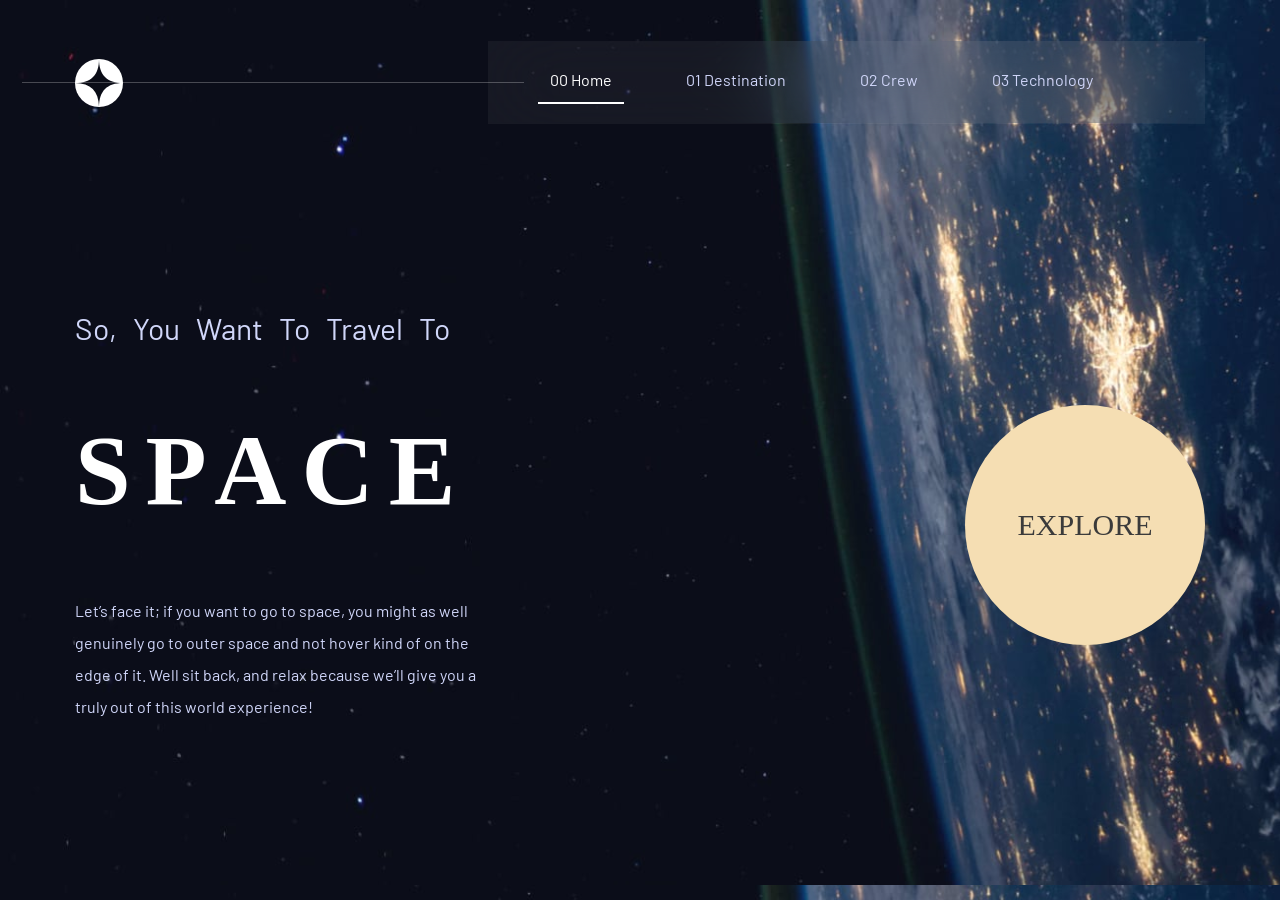
<file: index.html>
<!DOCTYPE html>
<html lang="en">
<head>
  <meta charset="UTF-8">
  <meta name="viewport" content="width=device-width, initial-scale=1.0">

  <link rel="icon" type="image/png" sizes="32x32" href="./assets/favicon-32x32.png">
    
  <!-- fonts file -->
    <link rel="preconnect" href="https://fonts.googleapis.com">
    <link rel="preconnect" href="https://fonts.gstatic.com" crossorigin>
    <link href="https://fonts.googleapis.com/css2?family=Barlow:ital,wght@0,100;0,200;0,300;0,400;0,500;0,600;0,700;0,800;0,900;1,100;1,200;1,300;1,400;1,500;1,600;1,700;1,800;1,900&display=swap" rel="stylesheet">
  <!-- fonts file -->

  <!-- css files -->
    <link rel="stylesheet" href="css/normalize.css">
    <link rel="stylesheet" href="css/all.min.css">
    <link rel="stylesheet" href="css/main.css">
  <!-- css files -->  
  
  <title>Space tourism website</title>
</head>
<body>

  <header>
    <div class="container">
      <img class="logo" src="./assets/shared/logo.svg" alt="logo">
      <ul class="pages" id="pages">
        <li class="active"><a href="index.html">00 Home</a></li>
        <li><a href="destination-moon.html">01 Destination</a></li>
        <li><a href="crew-engineer.html">02 Crew</a></li>
        <li><a href="technology-vehicle.html">03 Technology</a></li>
      </ul>
      <div class="menu-toggle" id="mobile-toggle">
        <span class="open active"><img src="./assets/shared/icon-hamburger.svg" alt="icon"></span>
        <span class="close"><img src="./assets/shared/icon-close.svg" alt="icon"></span>
      </div>
    </div>
  </header>

  <main>
    <div class="container">
      <div class="first-side">
        <p class="p1">So, you want to travel to</p>
        <h1>Space</h1>
        <p class="p2">Let’s face it; if you want to go to space, you might as well genuinely go to 
        outer space and not hover kind of on the edge of it. Well sit back, and relax 
        because we’ll give you a truly out of this world experience!</p>
      </div>
      <a class="exp-btn" href="destination-moon.html">EXPLORE</a>
    </div>
  </main>

<script src="./main.js"></script>
</body>
</html>
</file>
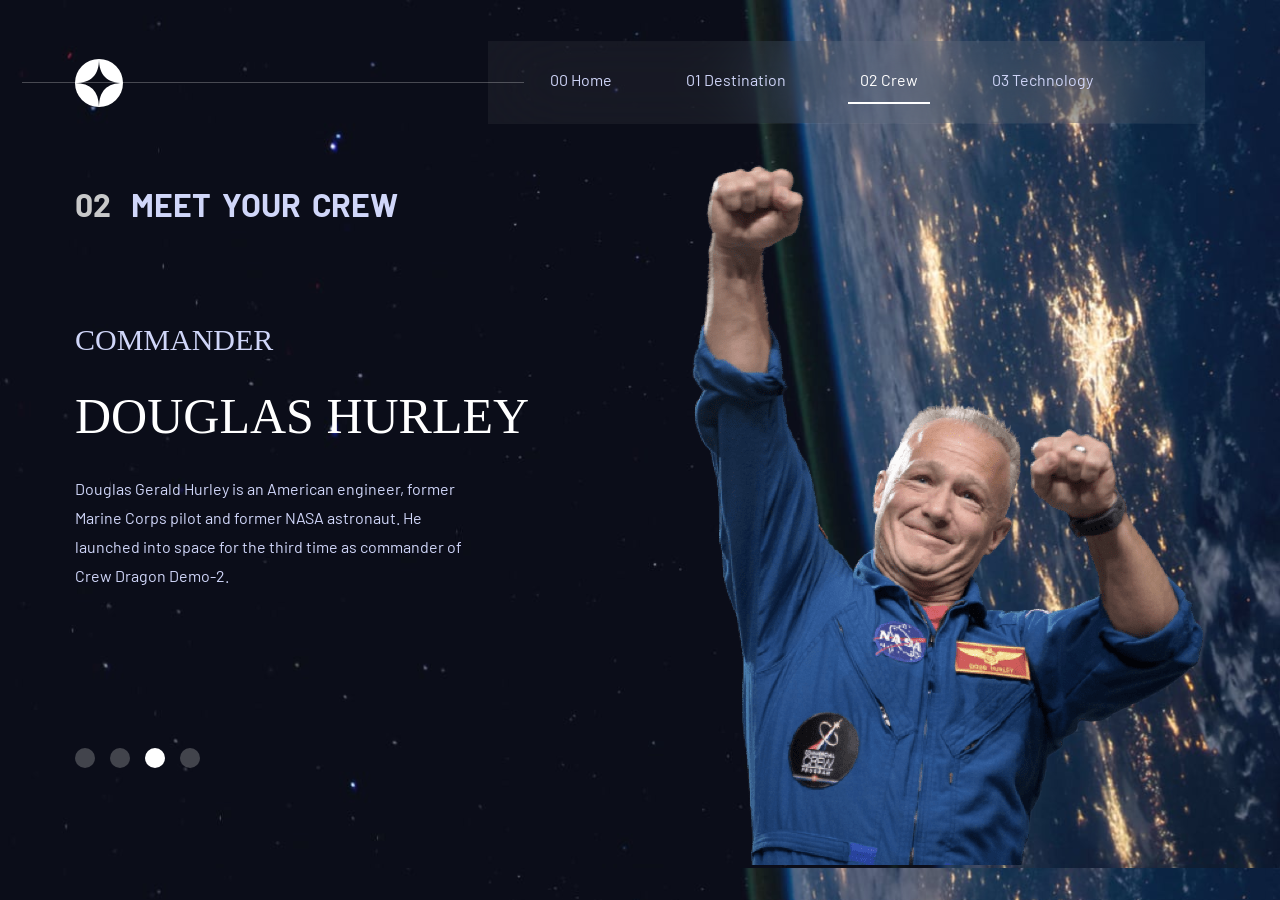
<file: crew-commander.html>
<!DOCTYPE html>
<html lang="en">
<head>
  <meta charset="UTF-8">
  <meta name="viewport" content="width=device-width, initial-scale=1.0">

  <link rel="icon" type="image/png" sizes="32x32" href="./assets/favicon-32x32.png">
    
  <!-- fonts file -->
    <link rel="preconnect" href="https://fonts.googleapis.com">
    <link rel="preconnect" href="https://fonts.gstatic.com" crossorigin>
    <link href="https://fonts.googleapis.com/css2?family=Barlow:ital,wght@0,100;0,200;0,300;0,400;0,500;0,600;0,700;0,800;0,900;1,100;1,200;1,300;1,400;1,500;1,600;1,700;1,800;1,900&display=swap" rel="stylesheet">
  <!-- fonts file -->

  <!-- css files -->
    <link rel="stylesheet" href="css/normalize.css">
    <link rel="stylesheet" href="css/crew.css">
    <link rel="stylesheet" href="css/all.min.css">
  <!-- css files -->  
  
  <title>Space tourism website</title>
</head>
<body>

  <header>
    <div class="container">
      <img class="logo" src="./assets/shared/logo.svg" alt="logo">
      <ul class="pages" id="pages">
        <li><a href="index.html">00 Home</a></li>
        <li><a href="destination-moon.html">01 Destination</a></li>
        <li class="active"><a href="crew-engineer.html">02 Crew</a></li>
        <li><a href="technology-vehicle.html">03 Technology</a></li>
      </ul>
      <div class="menu-toggle" id="mobile-toggle">
        <span class="open active"><img src="./assets/shared/icon-hamburger.svg" alt="icon"></span>
        <span class="close"><img src="./assets/shared/icon-close.svg" alt="icon"></span>
      </div>
    </div>
  </header>

  <main>
    <div class="container">

      <div class="first-side">
        <h1><span>02</span>Meet your crew</h1>
        <div class="role">Commander</div>
        <div class="name">Douglas Hurley</div>
        <p>Douglas Gerald Hurley is an American engineer, former Marine Corps pilot 
        and former NASA astronaut. He launched into space for the third time as 
        commander of Crew Dragon Demo-2.</p>
        <div class="dots">
          <a href="crew-specialist.html"></a>
          <a href="crew-pilot.html"></a>
          <a class="active" href="crew-commander.html"></a>
          <a href="crew-engineer.html"></a>
        </div>
      </div>

      <div class="second-side">
        <img class="desctop" src="./assets/crew/image-douglas-hurley.png" alt="crew-member">
        <img class="mobile" src="./assets/crew/image-douglas-hurley.webp" alt="crew-member">
      </div>

    </div>
  </main>

  <script src="./main.js"></script>
</body>
</html>
</file>
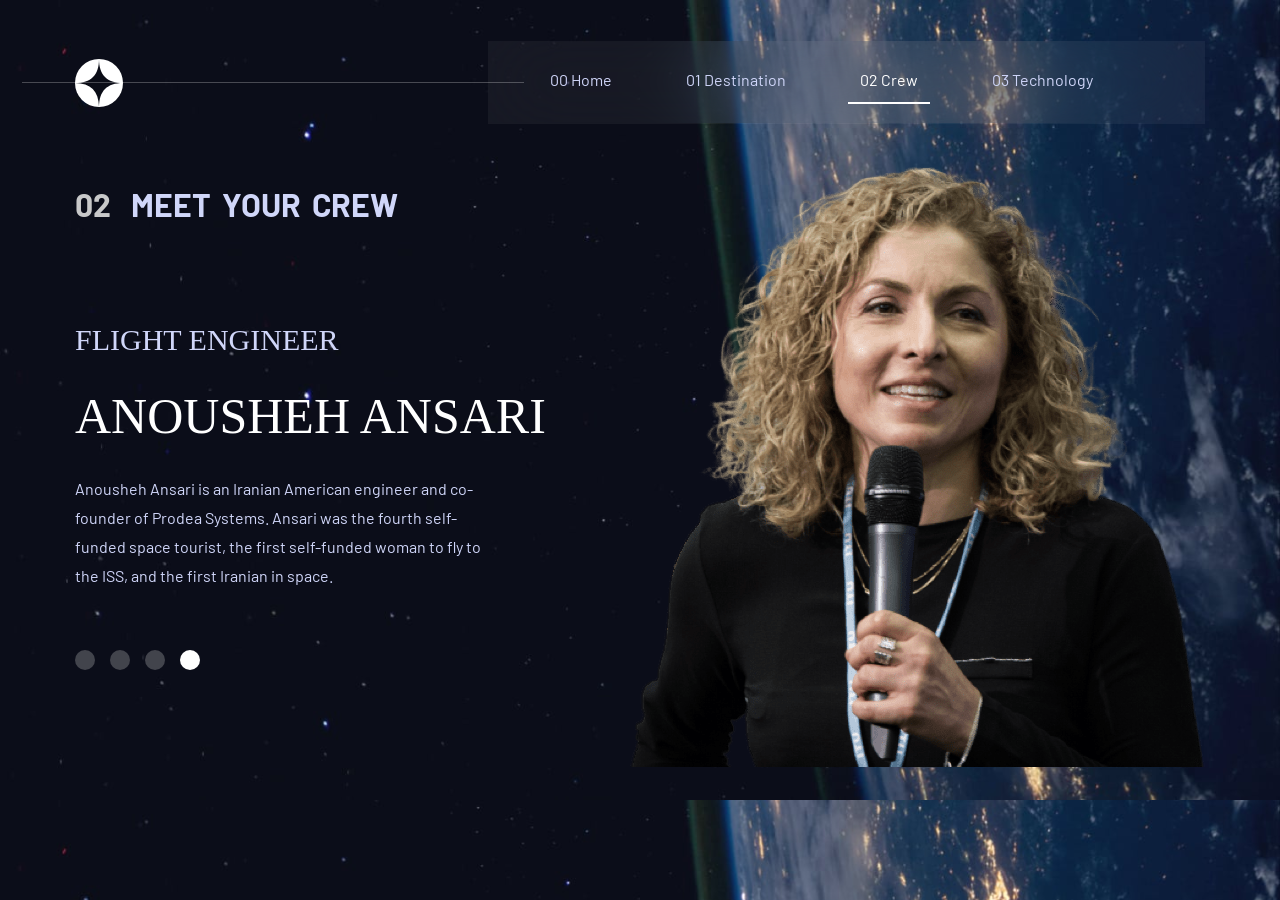
<file: crew-engineer.html>
<!DOCTYPE html>
<html lang="en">
<head>
  <meta charset="UTF-8">
  <meta name="viewport" content="width=device-width, initial-scale=1.0">

  <link rel="icon" type="image/png" sizes="32x32" href="./assets/favicon-32x32.png">
    
  <!-- fonts file -->
    <link rel="preconnect" href="https://fonts.googleapis.com">
    <link rel="preconnect" href="https://fonts.gstatic.com" crossorigin>
    <link href="https://fonts.googleapis.com/css2?family=Barlow:ital,wght@0,100;0,200;0,300;0,400;0,500;0,600;0,700;0,800;0,900;1,100;1,200;1,300;1,400;1,500;1,600;1,700;1,800;1,900&display=swap" rel="stylesheet">
  <!-- fonts file -->

  <!-- css files -->
    <link rel="stylesheet" href="css/normalize.css">
    <link rel="stylesheet" href="css/crew.css">
    <link rel="stylesheet" href="css/all.min.css">
  <!-- css files -->  
  
  <title>Space tourism website</title>
</head>
<body>

  <header>
    <div class="container">
      <img class="logo" src="./assets/shared/logo.svg" alt="logo">
      <ul class="pages" id="pages">
        <li><a href="index.html">00 Home</a></li>
        <li><a href="destination-moon.html">01 Destination</a></li>
        <li class="active"><a href="crew-engineer.html">02 Crew</a></li>
        <li><a href="technology-vehicle.html">03 Technology</a></li>
      </ul>
      <div class="menu-toggle" id="mobile-toggle">
        <span class="open active"><img src="./assets/shared/icon-hamburger.svg" alt="icon"></span>
        <span class="close"><img src="./assets/shared/icon-close.svg" alt="icon"></span>
      </div>
    </div>
  </header>

  <main>
    <div class="container">

      <div class="first-side">
        <h1><span>02</span>Meet your crew</h1>
        <div class="role">Flight Engineer</div>
        <div class="name">Anousheh Ansari</div>
        <p>Anousheh Ansari is an Iranian American engineer and co-founder of Prodea Systems. 
        Ansari was the fourth self-funded space tourist, the first self-funded woman to 
        fly to the ISS, and the first Iranian in space.</p>
        <div class="dots">
          <a href="crew-specialist.html"></a>
          <a href="crew-pilot.html"></a>
          <a href="crew-commander.html"></a>
          <a class="active" href="crew-engineer.html"></a>
        </div>
      </div>

      <div class="second-side">
        <img class="desctop" src="./assets/crew/image-anousheh-ansari.png" alt="crew-member">
        <img class="mobile" src="./assets/crew/image-anousheh-ansari.webp" alt="crew-member">
      </div>

    </div>
  </main>

  <script src="./main.js"></script>
</body>
</html>
</file>
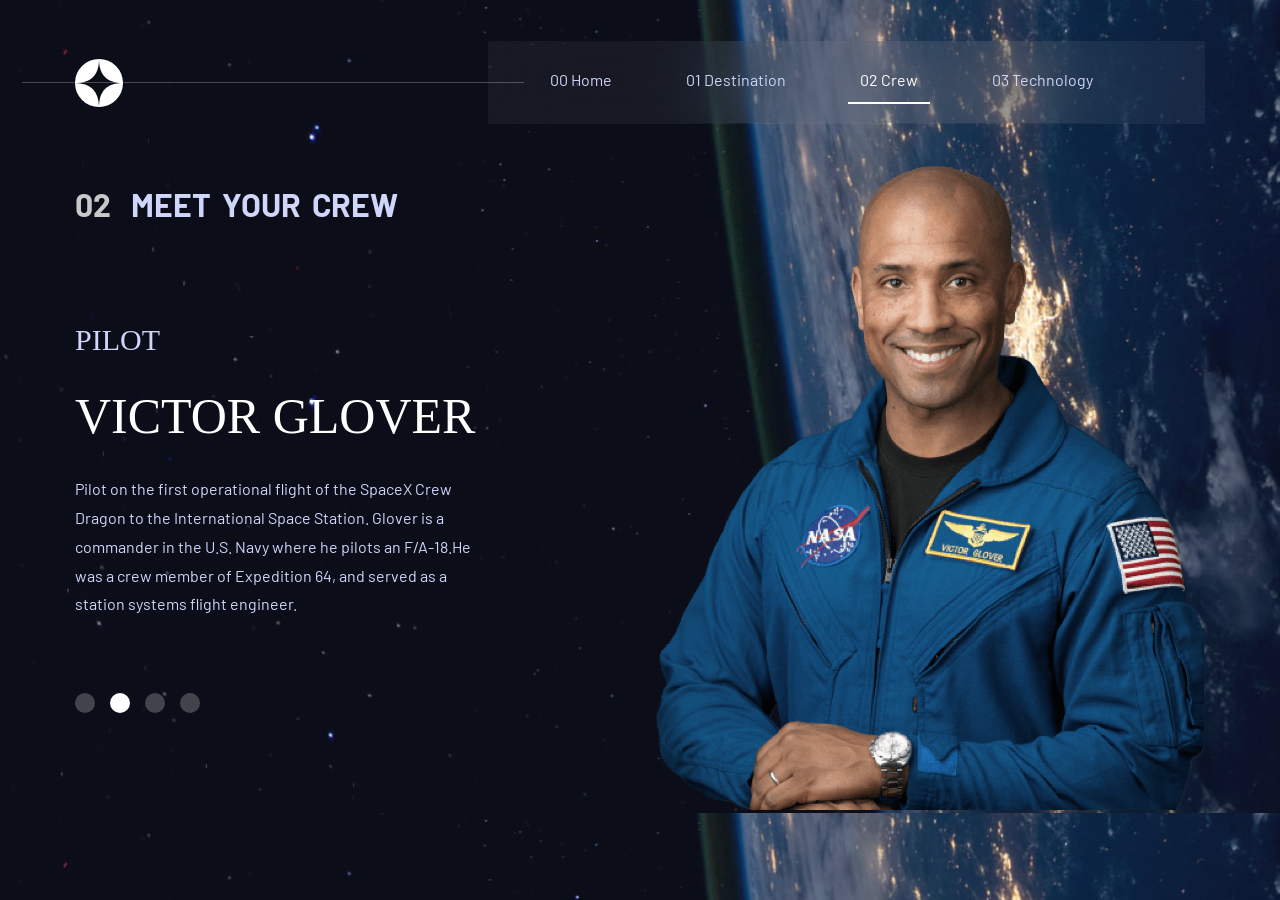
<file: crew-pilot.html>
<!DOCTYPE html>
<html lang="en">
<head>
  <meta charset="UTF-8">
  <meta name="viewport" content="width=device-width, initial-scale=1.0">

  <link rel="icon" type="image/png" sizes="32x32" href="./assets/favicon-32x32.png">
    
  <!-- fonts file -->
    <link rel="preconnect" href="https://fonts.googleapis.com">
    <link rel="preconnect" href="https://fonts.gstatic.com" crossorigin>
    <link href="https://fonts.googleapis.com/css2?family=Barlow:ital,wght@0,100;0,200;0,300;0,400;0,500;0,600;0,700;0,800;0,900;1,100;1,200;1,300;1,400;1,500;1,600;1,700;1,800;1,900&display=swap" rel="stylesheet">
  <!-- fonts file -->

  <!-- css files -->
    <link rel="stylesheet" href="css/normalize.css">
    <link rel="stylesheet" href="css/crew.css">
    <link rel="stylesheet" href="css/all.min.css">
  <!-- css files -->  
  
  <title>Space tourism website</title>
</head>
<body>

  <header>
    <div class="container">
      <img class="logo" src="./assets/shared/logo.svg" alt="logo">
      <ul class="pages" id="pages">
        <li><a href="index.html">00 Home</a></li>
        <li><a href="destination-moon.html">01 Destination</a></li>
        <li class="active"><a href="crew-engineer.html">02 Crew</a></li>
        <li><a href="technology-vehicle.html">03 Technology</a></li>
      </ul>
      <div class="menu-toggle" id="mobile-toggle">
        <span class="open active"><img src="./assets/shared/icon-hamburger.svg" alt="icon"></span>
        <span class="close"><img src="./assets/shared/icon-close.svg" alt="icon"></span>
      </div>
    </div>
  </header>

  <main>
    <div class="container">

      <div class="first-side">
        <h1><span>02</span>Meet your crew</h1>
        <div class="role">Pilot</div>
        <div class="name">Victor Glover</div>
        <p>Pilot on the first operational flight of the SpaceX Crew Dragon to the 
        International Space Station. Glover is a commander in the U.S. Navy where 
        he pilots an F/A-18.He was a crew member of Expedition 64, and served as a 
        station systems flight engineer.</p>
        <div class="dots">
          <a href="crew-specialist.html"></a>
          <a class="active" href="crew-pilot.html"></a>
          <a href="crew-commander.html"></a>
          <a href="crew-engineer.html"></a>
        </div>
      </div>

      <div class="second-side">
        <img class="desctop" src="./assets/crew/image-victor-glover.png" alt="crew-member">
        <img class="mobile" src="./assets/crew/image-victor-glover.webp" alt="crew-member">
      </div>

    </div>
  </main>

  <script src="./main.js"></script>
</body>
</html>
</file>
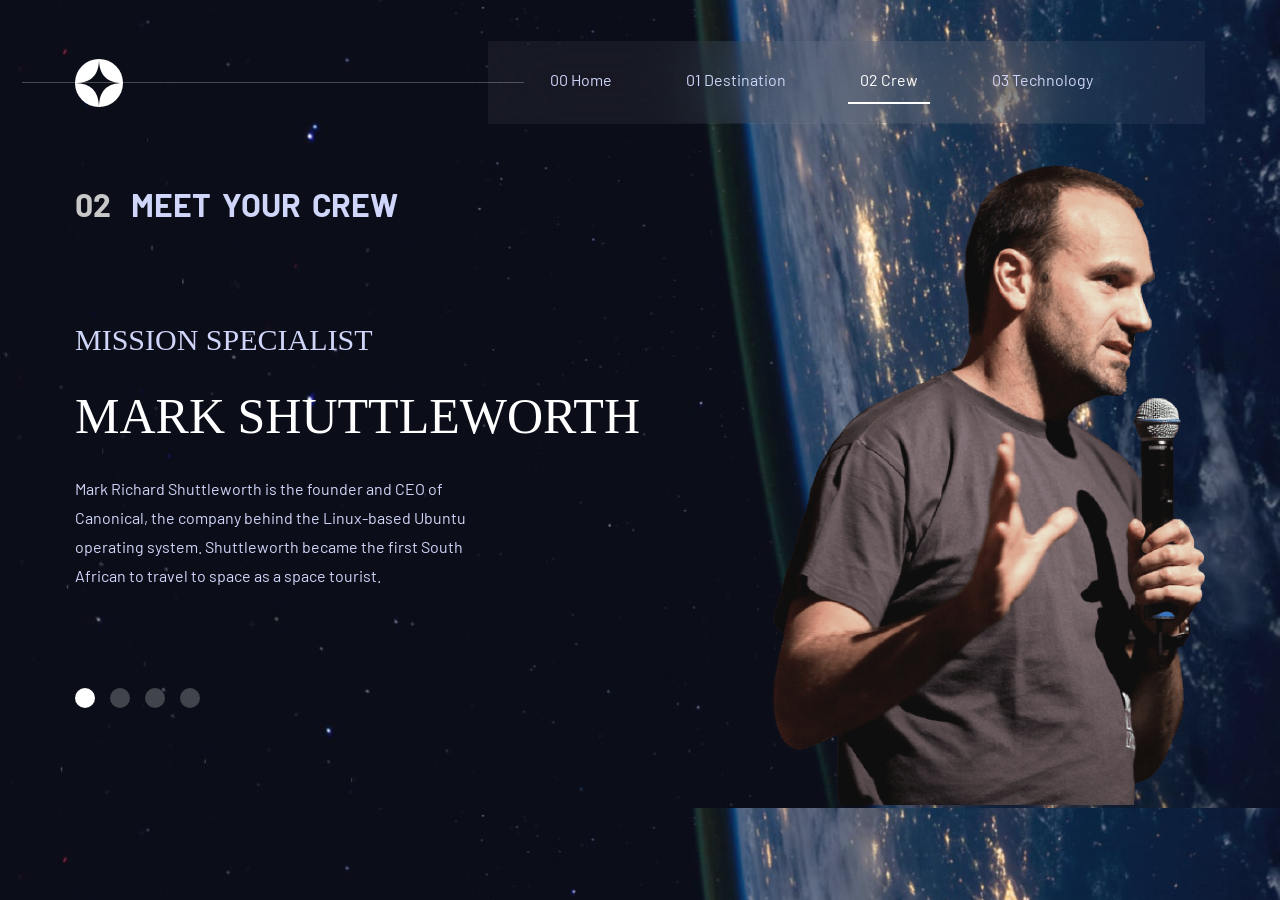
<file: crew-specialist.html>
<!DOCTYPE html>
<html lang="en">
<head>
  <meta charset="UTF-8">
  <meta name="viewport" content="width=device-width, initial-scale=1.0">

  <link rel="icon" type="image/png" sizes="32x32" href="./assets/favicon-32x32.png">
    
  <!-- fonts file -->
    <link rel="preconnect" href="https://fonts.googleapis.com">
    <link rel="preconnect" href="https://fonts.gstatic.com" crossorigin>
    <link href="https://fonts.googleapis.com/css2?family=Barlow:ital,wght@0,100;0,200;0,300;0,400;0,500;0,600;0,700;0,800;0,900;1,100;1,200;1,300;1,400;1,500;1,600;1,700;1,800;1,900&display=swap" rel="stylesheet">
  <!-- fonts file -->

  <!-- css files -->
    <link rel="stylesheet" href="css/normalize.css">
    <link rel="stylesheet" href="css/crew.css">
    <link rel="stylesheet" href="css/all.min.css">
  <!-- css files -->  
  
  <title>Space tourism website</title>
</head>
<body>

  <header>
    <div class="container">
      <img class="logo" src="./assets/shared/logo.svg" alt="logo">
      <ul class="pages" id="pages">
        <li><a href="index.html">00 Home</a></li>
        <li><a href="destination-moon.html">01 Destination</a></li>
        <li class="active"><a href="crew-engineer.html">02 Crew</a></li>
        <li><a href="technology-vehicle.html">03 Technology</a></li>
      </ul>
      <div class="menu-toggle" id="mobile-toggle">
        <span class="open active"><img src="./assets/shared/icon-hamburger.svg" alt="icon"></span>
        <span class="close"><img src="./assets/shared/icon-close.svg" alt="icon"></span>
      </div>
    </div>
  </header>

  <main>
    <div class="container">

      <div class="first-side">
        <h1><span>02</span>Meet your crew</h1>
        <div class="role">Mission Specialist</div>
        <div class="name">Mark Shuttleworth</div>
        <p>Mark Richard Shuttleworth is the founder and CEO of Canonical, the company behind 
        the Linux-based Ubuntu operating system. Shuttleworth became the first South 
        African to travel to space as a space tourist.</p>
        <div class="dots">
          <a class="active" href="crew-specialist.html"></a>
          <a href="crew-pilot.html"></a>
          <a href="crew-commander.html"></a>
          <a href="crew-engineer.html"></a>
        </div>
      </div>

      <div class="second-side">
        <img class="desctop" src="./assets/crew/image-mark-shuttleworth.png" alt="crew-member">
        <img class="mobile" src="./assets/crew/image-mark-shuttleworth.webp" alt="crew-member">
      </div>

    </div>
  </main>

  <script src="./main.js"></script>
</body>
</html>
</file>
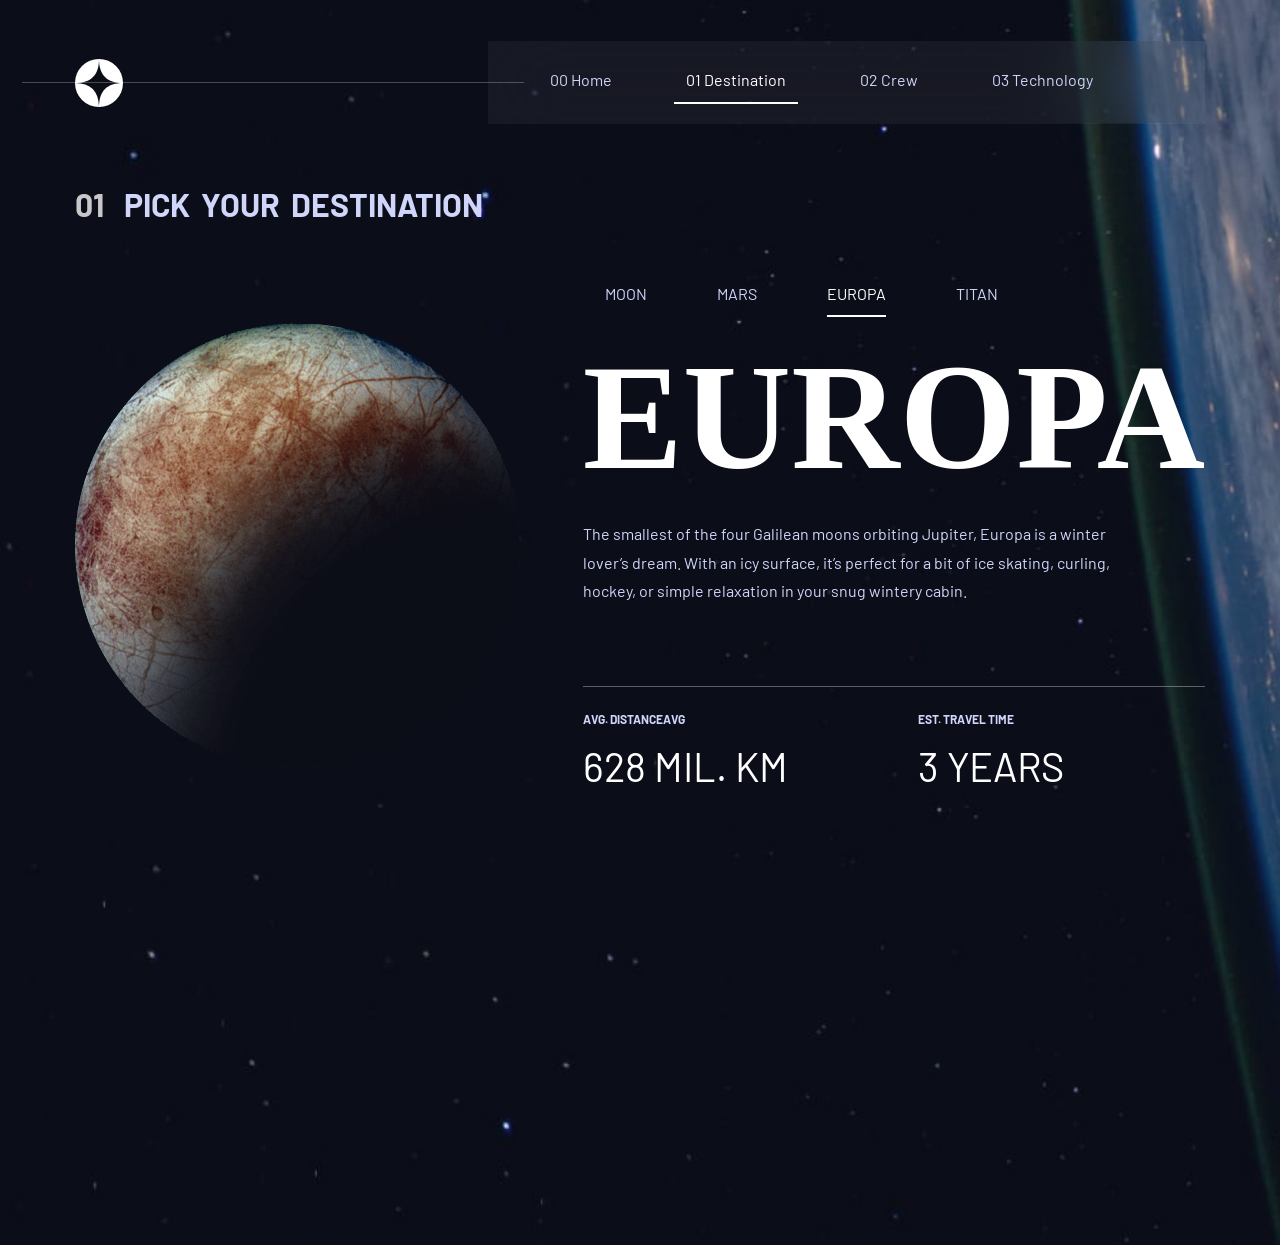
<file: destination-europa.html>
<!DOCTYPE html>
<html lang="en">
<head>
  <meta charset="UTF-8">
  <meta name="viewport" content="width=device-width, initial-scale=1.0">

  <link rel="icon" type="image/png" sizes="32x32" href="./assets/favicon-32x32.png">
    
  <!-- fonts file -->
    <link rel="preconnect" href="https://fonts.googleapis.com">
    <link rel="preconnect" href="https://fonts.gstatic.com" crossorigin>
    <link href="https://fonts.googleapis.com/css2?family=Barlow:ital,wght@0,100;0,200;0,300;0,400;0,500;0,600;0,700;0,800;0,900;1,100;1,200;1,300;1,400;1,500;1,600;1,700;1,800;1,900&display=swap" rel="stylesheet">
  <!-- fonts file -->

  <!-- css files -->
    <link rel="stylesheet" href="css/normalize.css">
    <link rel="stylesheet" href="css/destination.css">
    <link rel="stylesheet" href="css/all.min.css">
  <!-- css files -->  
  
  <title>Space tourism website</title>
</head>
<body>
  
  <header>
    <div class="container">
      <img class="logo" src="./assets/shared/logo.svg" alt="logo">
      <ul class="pages" id="pages">
        <li><a href="index.html">00 Home</a></li>
        <li class="active"><a href="destination-moon.html">01 Destination</a></li>
        <li><a href="crew-engineer.html">02 Crew</a></li>
        <li><a href="technology-vehicle.html">03 Technology</a></li>
      </ul>
      <div class="menu-toggle" id="mobile-toggle">
        <span class="open active"><img src="./assets/shared/icon-hamburger.svg" alt="icon"></span>
        <span class="close"><img src="./assets/shared/icon-close.svg" alt="icon"></span>
      </div>
    </div>
  </header>

  <main>
    <div class="container">
      <div class="first-side">
        <h1><span>01</span>Pick your destination</h1>
        <img class="desctop" src="./assets/destination/image-europa.png" alt="picture of a planet">
        <img class="mobile" src="./assets/destination/image-europa.webp" alt="picture of a planet">
      </div>
  
      <div class="second-side">
        <ul class="planets">
          <li><a href="destination-moon.html">MOON</a></li>
          <li><a href="destination-mars.html">MARS</a></li>
          <li><a class="active" href="destination-europa.html">EUROPA</a></li>
          <li><a href="destination-titan.html">TITAN</a></li>
        </ul>
        <h1>Europa</h1>
        <P>The smallest of the four Galilean moons orbiting Jupiter, Europa is a 
        winter lover’s dream. With an icy surface, it’s perfect for a bit of 
        ice skating, curling, hockey, or simple relaxation in your snug 
        wintery cabin.</P>

        <div class="info">
          <div class="distance">
            <h4>Avg. distanceAvg</h4>
            <span>628 mil. km</span>
          </div>
          <div class="travel-time">
            <h4>Est. Travel Time</h4>
            <span>3 years</span>
          </div>
        </div>

      </div>
    </div>
  </main>

  <script src="./main.js"></script>
</body>
</html>
</file>
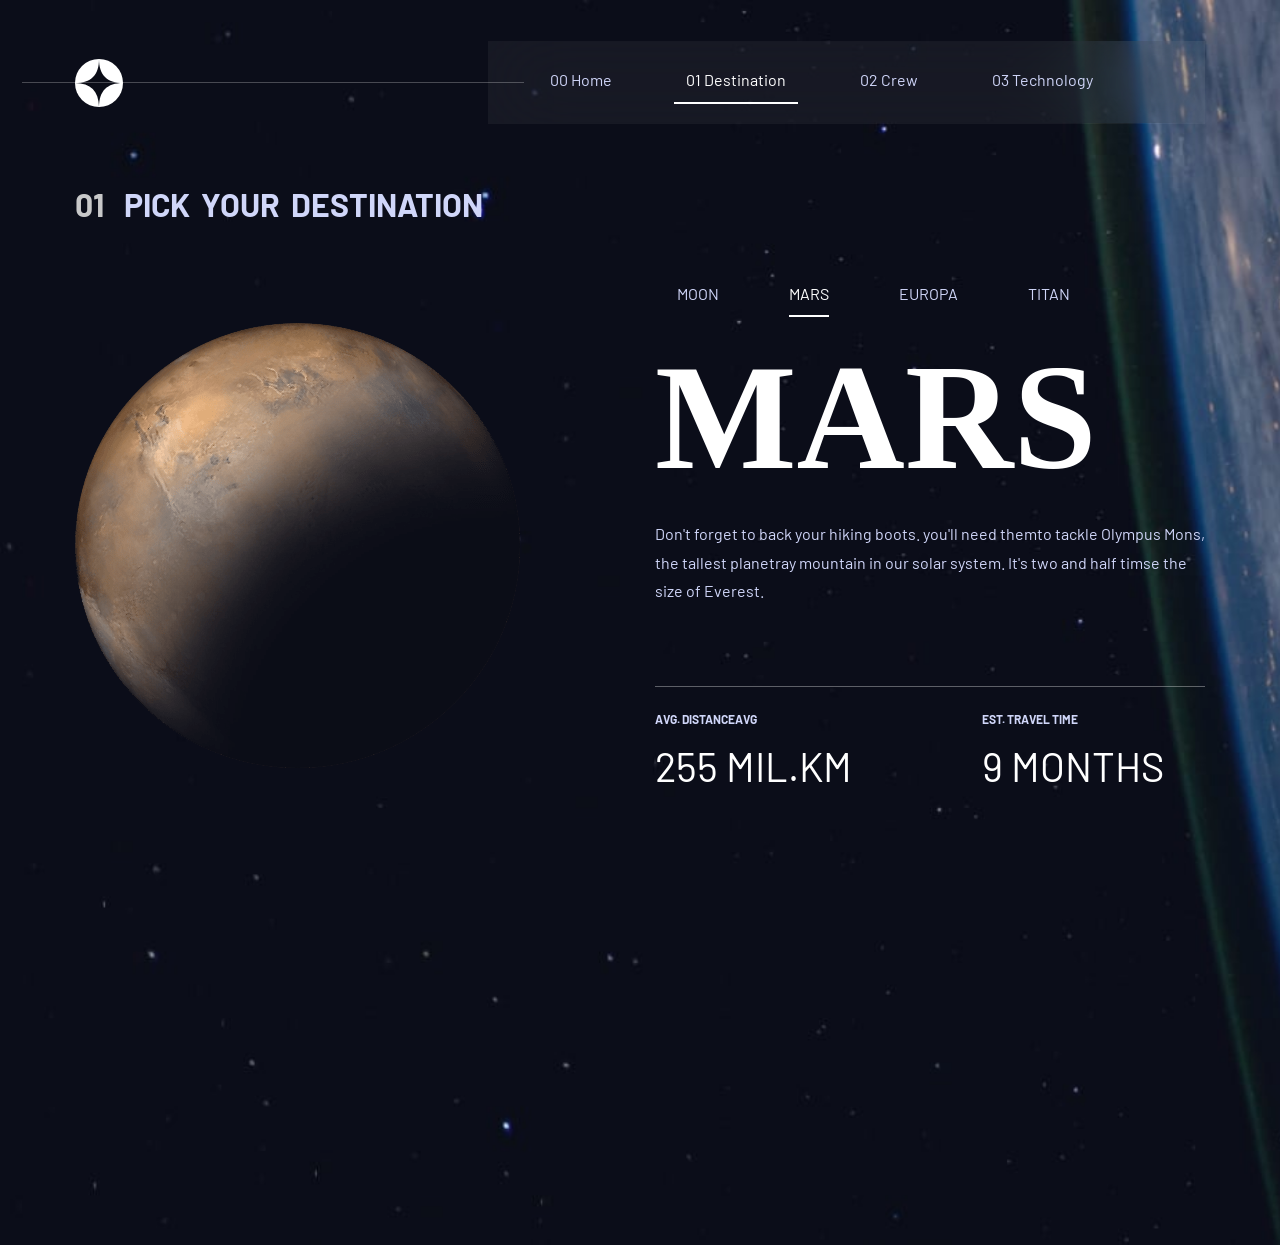
<file: destination-mars.html>
<!DOCTYPE html>
<html lang="en">
<head>
  <meta charset="UTF-8">
  <meta name="viewport" content="width=device-width, initial-scale=1.0">

  <link rel="icon" type="image/png" sizes="32x32" href="./assets/favicon-32x32.png">
    
  <!-- fonts file -->
    <link rel="preconnect" href="https://fonts.googleapis.com">
    <link rel="preconnect" href="https://fonts.gstatic.com" crossorigin>
    <link href="https://fonts.googleapis.com/css2?family=Barlow:ital,wght@0,100;0,200;0,300;0,400;0,500;0,600;0,700;0,800;0,900;1,100;1,200;1,300;1,400;1,500;1,600;1,700;1,800;1,900&display=swap" rel="stylesheet">
  <!-- fonts file -->

  <!-- css files -->
    <link rel="stylesheet" href="css/normalize.css">
    <link rel="stylesheet" href="css/destination.css">
    <link rel="stylesheet" href="css/all.min.css">
  <!-- css files -->  
  
  <title>Space tourism website</title>
</head>
<body>

  <header>
    <div class="container">
      <img class="logo" src="./assets/shared/logo.svg" alt="logo">
      <ul class="pages" id="pages">
        <li><a href="index.html">00 Home</a></li>
        <li class="active"><a href="destination-moon.html">01 Destination</a></li>
        <li><a href="crew-engineer.html">02 Crew</a></li>
        <li><a href="technology-vehicle.html">03 Technology</a></li>
      </ul>
      <div class="menu-toggle" id="mobile-toggle">
        <span class="open active"><img src="./assets/shared/icon-hamburger.svg" alt="icon"></span>
        <span class="close"><img src="./assets/shared/icon-close.svg" alt="icon"></span>
      </div>
    </div>
  </header>

  <main>
    <div class="container">
      <div class="first-side">
        <h1><span>01</span>Pick your destination</h1>
        <img class="desctop" src="./assets/destination/image-mars.png" alt="picture of a planet">
        <img class="mobile" src="./assets/destination/image-mars.webp" alt="picture of a planet">
      </div>
  
      <div class="second-side">
        <ul class="planets">
          <li><a href="destination-moon.html">MOON</a></li>
          <li><a class="active" href="destination-mars.html">MARS</a></li>
          <li><a href="destination-europa.html">EUROPA</a></li>
          <li><a href="destination-titan.html">TITAN</a></li>
        </ul>
        <h1>Mars</h1>
        <P>Don't forget to back your hiking boots. you'll need themto tackle Olympus Mons,
          the tallest planetray mountain in our solar system. It's two and half timse the
          size of Everest.</P>

        <div class="info">
          <div class="distance">
            <h4>Avg. distanceAvg</h4>
            <span>255 mil.km</span>
          </div>
          <div class="travel-time">
            <h4>Est. Travel Time</h4>
            <span>9 months</span>
          </div>
        </div>

      </div>
    </div>
  </main>

  <script src="./main.js"></script>
</body>
</html>
</file>
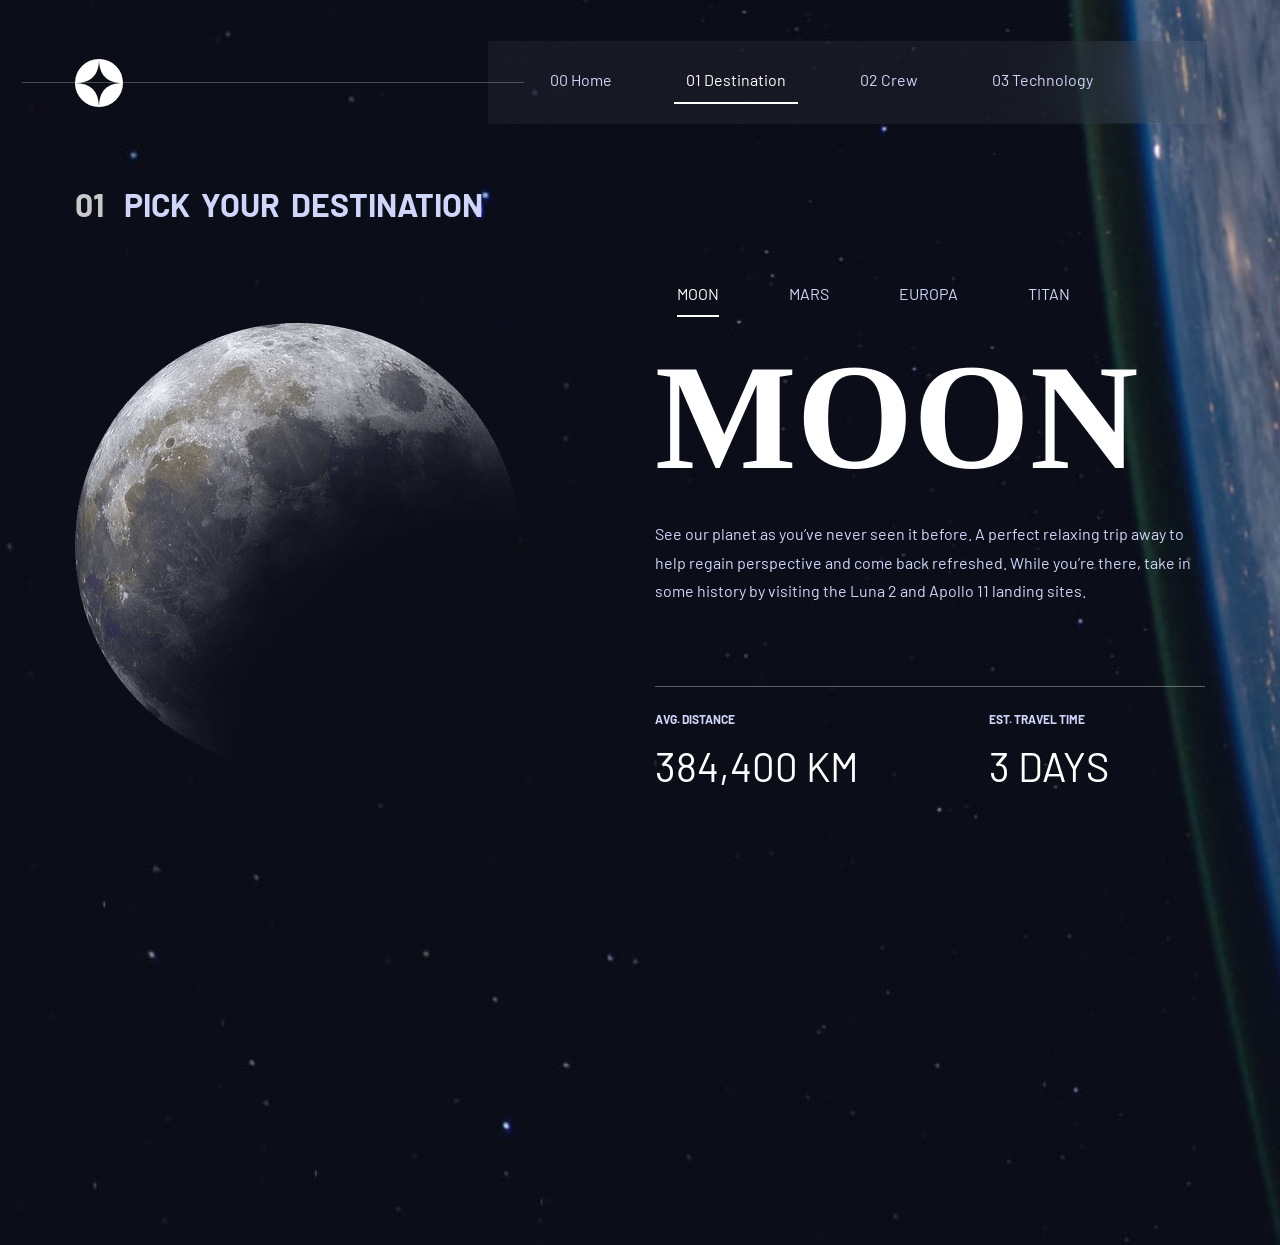
<file: destination-moon.html>
<!DOCTYPE html>
<html lang="en">
<head>
  <meta charset="UTF-8">
  <meta name="viewport" content="width=device-width, initial-scale=1.0">

  <link rel="icon" type="image/png" sizes="32x32" href="./assets/favicon-32x32.png">
    
  <!-- fonts file -->
    <link rel="preconnect" href="https://fonts.googleapis.com">
    <link rel="preconnect" href="https://fonts.gstatic.com" crossorigin>
    <link href="https://fonts.googleapis.com/css2?family=Barlow:ital,wght@0,100;0,200;0,300;0,400;0,500;0,600;0,700;0,800;0,900;1,100;1,200;1,300;1,400;1,500;1,600;1,700;1,800;1,900&display=swap" rel="stylesheet">
  <!-- fonts file -->

  <!-- css files -->
    <link rel="stylesheet" href="css/normalize.css">
    <link rel="stylesheet" href="css/destination.css">
    <link rel="stylesheet" href="css/all.min.css">
  <!-- css files -->  
  
  <title>Space tourism website</title>
</head>
<body>

  <header>
    <div class="container">
      <img class="logo" src="./assets/shared/logo.svg" alt="logo">
      <ul class="pages" id="pages">
        <li><a href="index.html">00 Home</a></li>
        <li class="active"><a href="destination-moon.html">01 Destination</a></li>
        <li><a href="crew-engineer.html">02 Crew</a></li>
        <li><a href="technology-vehicle.html">03 Technology</a></li>
      </ul>
      <div class="menu-toggle" id="mobile-toggle">
        <span class="open active"><img src="./assets/shared/icon-hamburger.svg" alt="icon"></span>
        <span class="close"><img src="./assets/shared/icon-close.svg" alt="icon"></span>
      </div>
    </div>
  </header>

  <main>
    <div class="container">
      <div class="first-side">
        <h1><span>01</span>Pick your destination</h1>
        <img class="desctop" src="./assets/destination/image-moon.png" alt="picture of a planet">
        <img class="mobile" src="./assets/destination/image-moon.webp" alt="picture of a planet">
      </div>
  
      <div class="second-side">
        <ul class="planets">
          <li><a class="active" href="destination-moon.html">MOON</a></li>
          <li><a href="destination-mars.html">MARS</a></li>
          <li><a href="destination-europa.html">EUROPA</a></li>
          <li><a href="destination-titan.html">TITAN</a></li>
        </ul>
        <h1>Moon</h1>
        <P>See our planet as you’ve never seen it before. A perfect relaxing trip away to help 
        regain perspective and come back refreshed. While you’re there, take in some history 
        by visiting the Luna 2 and Apollo 11 landing sites.</P>

        <div class="info">
          <div class="distance">
            <h4>Avg. distance</h4>
            <span>384,400 km</span>
          </div>
          <div class="travel-time">
            <h4>Est. travel time</h4>
            <span>3 days</span>
          </div>
        </div>

      </div>
    </div>
  </main>

  <script src="./main.js"></script>
</body>
</html>
</file>
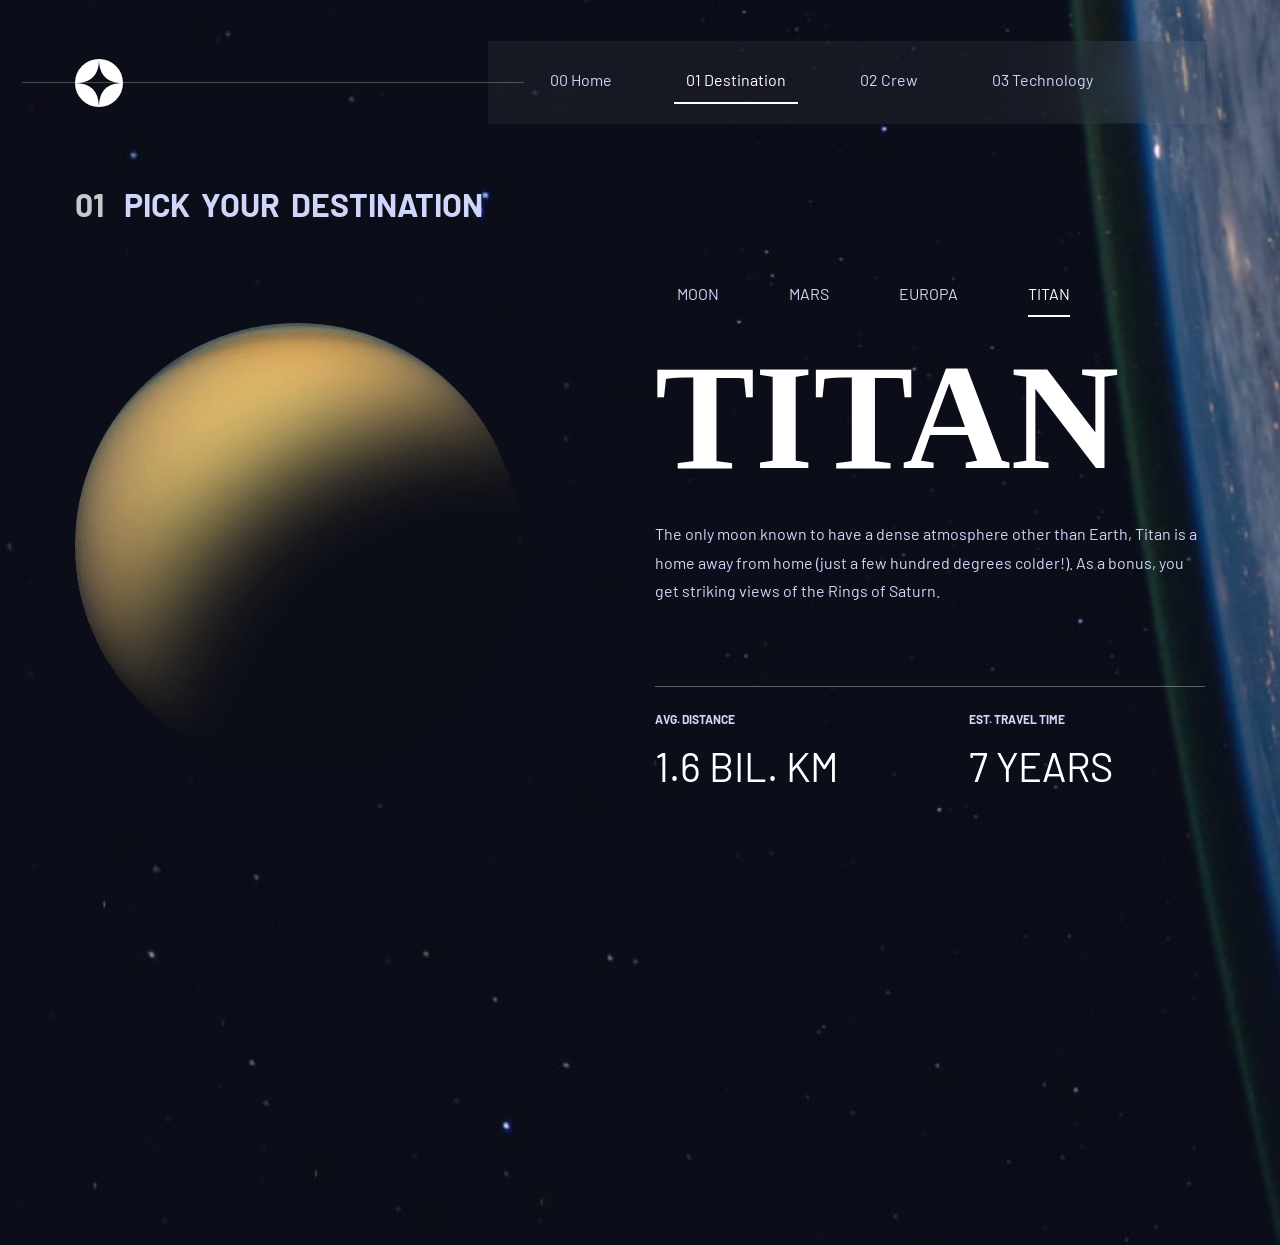
<file: destination-titan.html>
<!DOCTYPE html>
<html lang="en">
<head>
  <meta charset="UTF-8">
  <meta name="viewport" content="width=device-width, initial-scale=1.0">

  <link rel="icon" type="image/png" sizes="32x32" href="./assets/favicon-32x32.png">
    
  <!-- fonts file -->
    <link rel="preconnect" href="https://fonts.googleapis.com">
    <link rel="preconnect" href="https://fonts.gstatic.com" crossorigin>
    <link href="https://fonts.googleapis.com/css2?family=Barlow:ital,wght@0,100;0,200;0,300;0,400;0,500;0,600;0,700;0,800;0,900;1,100;1,200;1,300;1,400;1,500;1,600;1,700;1,800;1,900&display=swap" rel="stylesheet">
  <!-- fonts file -->

  <!-- css files -->
    <link rel="stylesheet" href="css/normalize.css">
    <link rel="stylesheet" href="css/destination.css">
    <link rel="stylesheet" href="css/all.min.css">
  <!-- css files -->  
  
  <title>Space tourism website</title>
</head>
<body>

  <header>
    <div class="container">
      <img class="logo" src="./assets/shared/logo.svg" alt="logo">
      <ul class="pages" id="pages">
        <li><a href="index.html">00 Home</a></li>
        <li class="active"><a href="destination-moon.html">01 Destination</a></li>
        <li><a href="crew-engineer.html">02 Crew</a></li>
        <li><a href="technology-vehicle.html">03 Technology</a></li>
      </ul>
      <div class="menu-toggle" id="mobile-toggle">
        <span class="open active"><img src="./assets/shared/icon-hamburger.svg" alt="icon"></span>
        <span class="close"><img src="./assets/shared/icon-close.svg" alt="icon"></span>
      </div>
    </div>
  </header>
  <main>
    <div class="container">
      <div class="first-side">
        <h1><span>01</span>Pick your destination</h1>
        <img class="desctop" src="./assets/destination/image-titan.png" alt="picture of a planet">
        <img class="mobile" src="./assets/destination/image-titan.webp" alt="picture of a planet">
      </div>
  
      <div class="second-side">
        <ul class="planets">
          <li><a href="destination-moon.html">MOON</a></li>
          <li><a href="destination-mars.html">MARS</a></li>
          <li><a href="destination-europa.html">EUROPA</a></li>
          <li><a class="active" href="destination-titan.html">TITAN</a></li>
        </ul>
        <h1>Titan</h1>
        <P>  The only moon known to have a dense atmosphere other than Earth, Titan 
        is a home away from home (just a few hundred degrees colder!). As a 
        bonus, you get striking views of the Rings of Saturn.</P>

        <div class="info">
          <div class="distance">
            <h4>Avg. distance</h4>
            <span>1.6 bil. km</span>
          </div>
          <div class="travel-time">
            <h4>Est. travel time</h4>
            <span>7 years</span>
          </div>
        </div>

      </div>
    </div>
  </main>

  <script src="./main.js"></script>
</body>
</html>
</file>
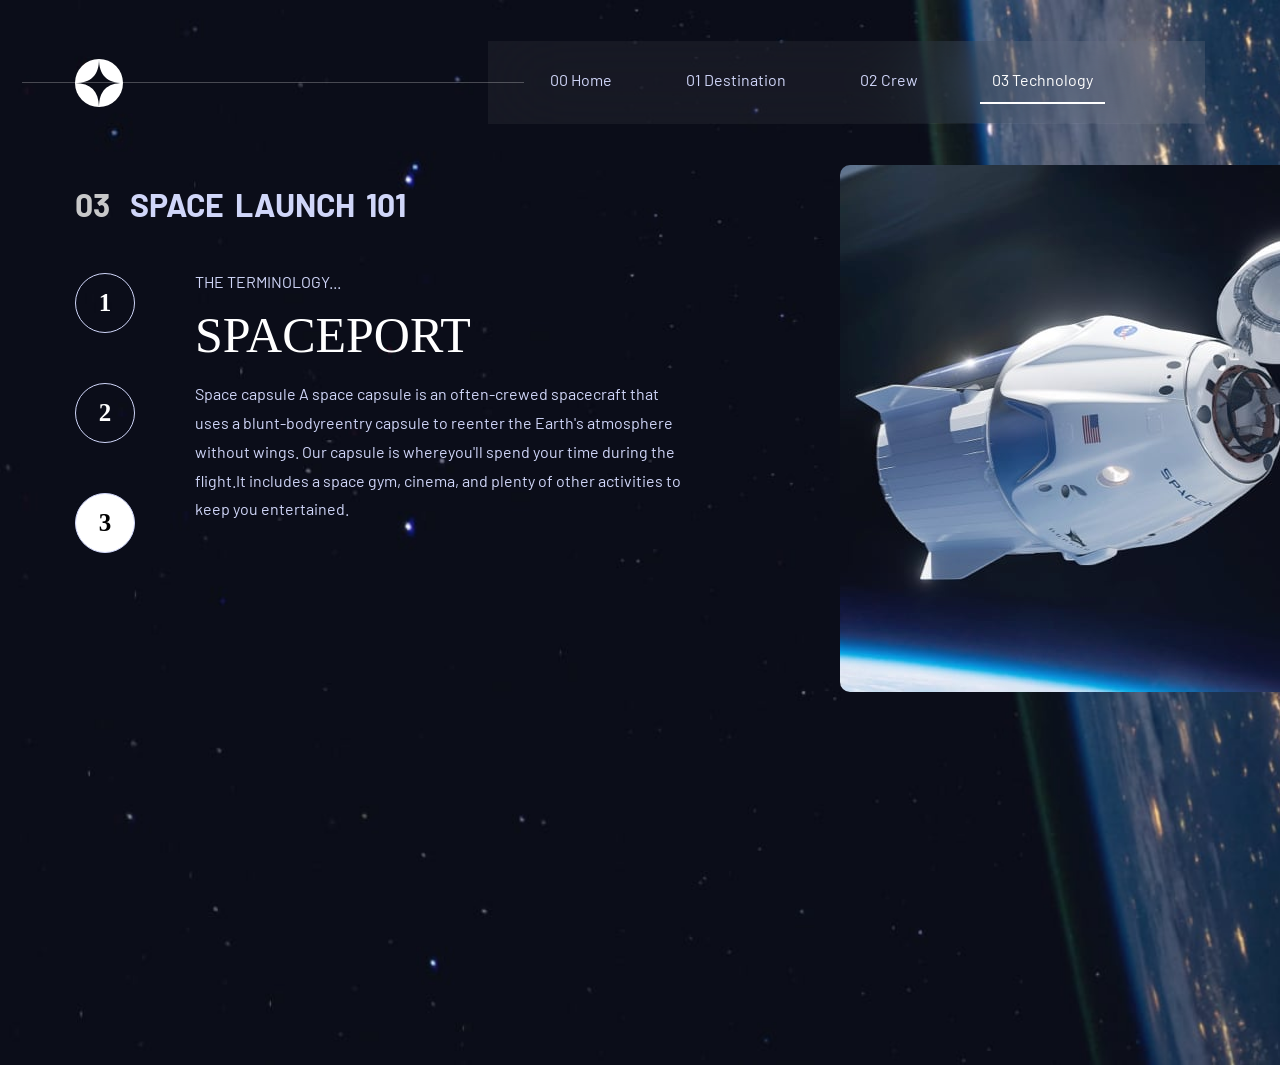
<file: technology-capsule.html>
<!DOCTYPE html>
<html lang="en">
<head>
  <meta charset="UTF-8">
  <meta name="viewport" content="width=device-width, initial-scale=1.0">

  <link rel="icon" type="image/png" sizes="32x32" href="./assets/favicon-32x32.png">
    
  <!-- fonts file -->
    <link rel="preconnect" href="https://fonts.googleapis.com">
    <link rel="preconnect" href="https://fonts.gstatic.com" crossorigin>
    <link href="https://fonts.googleapis.com/css2?family=Barlow:ital,wght@0,100;0,200;0,300;0,400;0,500;0,600;0,700;0,800;0,900;1,100;1,200;1,300;1,400;1,500;1,600;1,700;1,800;1,900&display=swap" rel="stylesheet">
  <!-- fonts file -->

  <!-- css files -->
    <link rel="stylesheet" href="css/normalize.css">
    <link rel="stylesheet" href="css/technology.css">
    <link rel="stylesheet" href="css/all.min.css">
  <!-- css files -->  
  
  <title>Space tourism website</title>
</head>
<body>

  <header>
    <div class="container">
      <img class="logo" src="./assets/shared/logo.svg" alt="logo">
      <ul class="pages" id="pages">
        <li><a href="index.html">00 Home</a></li>
        <li><a href="destination-moon.html">01 Destination</a></li>
        <li><a href="crew-engineer.html">02 Crew</a></li>
        <li class="active"><a href="technology-vehicle.html">03 Technology</a></li>
      </ul>
      <div class="menu-toggle" id="mobile-toggle">
        <span class="open active"><img src="./assets/shared/icon-hamburger.svg" alt="icon"></span>
        <span class="close"><img src="./assets/shared/icon-close.svg" alt="icon"></span>
      </div>
    </div>
  </header>

  <main>
    <div class="container">

      <div class="first-side">
        <h1><span>03</span>Space launch 101</h1>

        <div class="content">

          <div class="first-content">
            <div class="numbers">
              <div><a href="technology-vehicle.html">1</a></div>
              <div><a href="technology-spaceport.html">2</a></div>
              <div class="active"><a href="technology-capsule.html">3</a></div>
            </div>
          </div>

          <div class="second-contet">
            <div class="terminology">The terminology...</div>
            <div class="term">Spaceport</div>
            <p>Space capsule A space capsule is an often-crewed spacecraft that uses a blunt-bodyreentry
              capsule to reenter the Earth's atmosphere without wings. Our capsule is whereyou'll spend
              your time during the flight.It includes a space gym, cinema, and plenty of other activities
              to keep you entertained.</p>

          </div>

        </div>

      </div>

      <div class="second-side">
        <img class="desctop" src="./assets/technology/image-space-capsule-portrait.jpg" alt="crew-member">
        <img class="mobile" src="./assets/technology/image-space-capsule-landscape.jpg" alt="picture of a planet">
      </div>

    </div>
  </main>

  <script src="./main.js"></script>
</body>
</html>
</file>
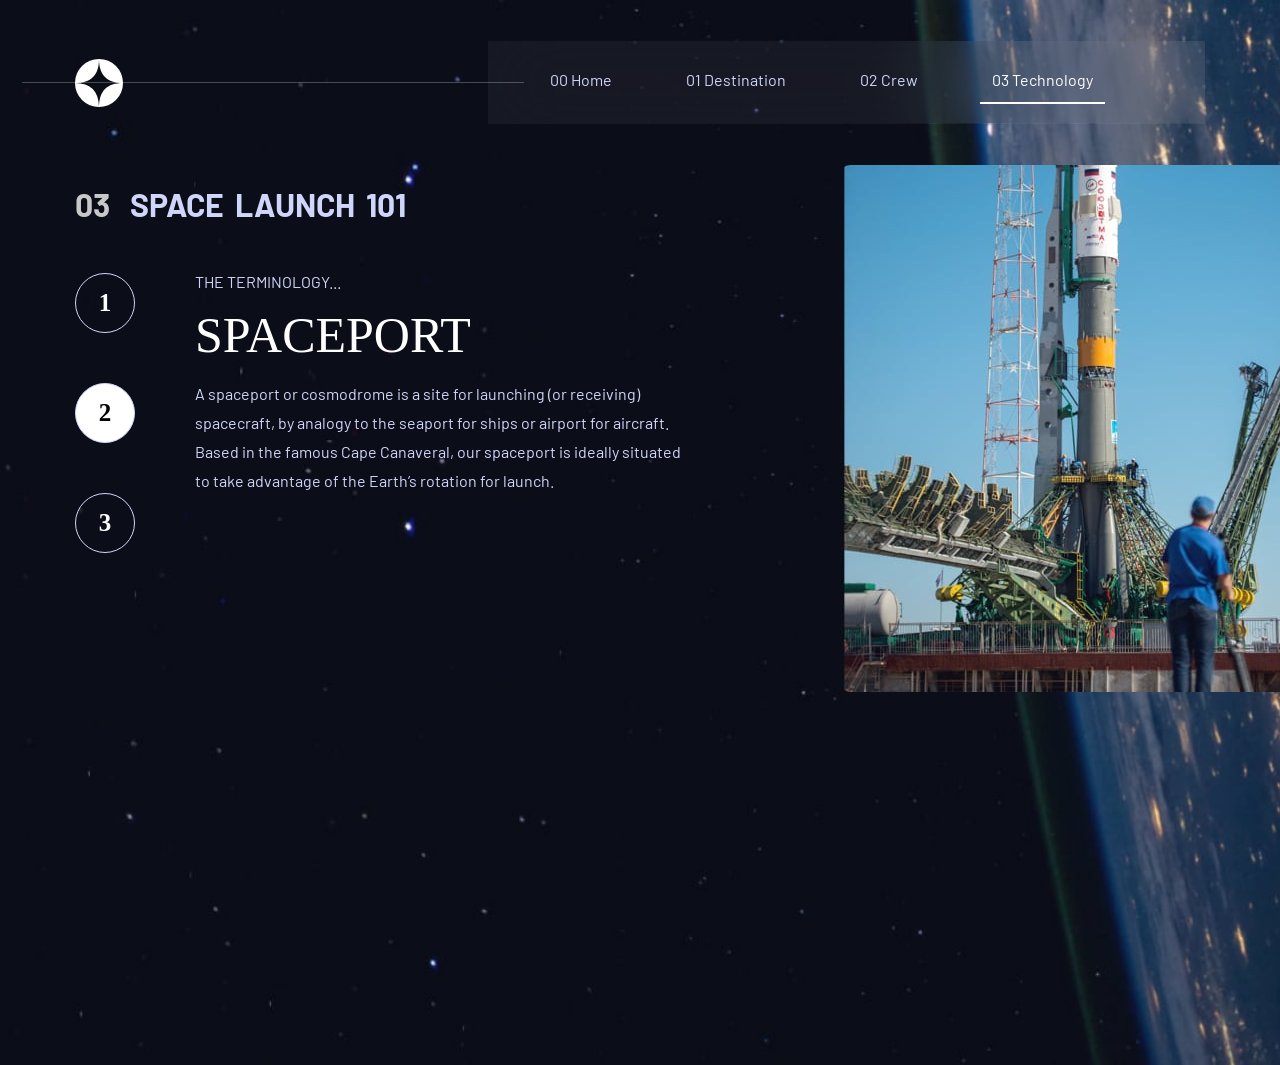
<file: technology-spaceport.html>
<!DOCTYPE html>
<html lang="en">
<head>
  <meta charset="UTF-8">
  <meta name="viewport" content="width=device-width, initial-scale=1.0">

  <link rel="icon" type="image/png" sizes="32x32" href="./assets/favicon-32x32.png">
    
  <!-- fonts file -->
    <link rel="preconnect" href="https://fonts.googleapis.com">
    <link rel="preconnect" href="https://fonts.gstatic.com" crossorigin>
    <link href="https://fonts.googleapis.com/css2?family=Barlow:ital,wght@0,100;0,200;0,300;0,400;0,500;0,600;0,700;0,800;0,900;1,100;1,200;1,300;1,400;1,500;1,600;1,700;1,800;1,900&display=swap" rel="stylesheet">
  <!-- fonts file -->

  <!-- css files -->
    <link rel="stylesheet" href="css/normalize.css">
    <link rel="stylesheet" href="css/technology.css">
    <link rel="stylesheet" href="css/all.min.css">
  <!-- css files -->  
  
  <title>Space tourism website</title>
</head>
<body>

  <header>
    <div class="container">
      <img class="logo" src="./assets/shared/logo.svg" alt="logo">
      <ul class="pages" id="pages">
        <li><a href="index.html">00 Home</a></li>
        <li><a href="destination-moon.html">01 Destination</a></li>
        <li><a href="crew-engineer.html">02 Crew</a></li>
        <li class="active"><a href="technology-vehicle.html">03 Technology</a></li>
      </ul>
      <div class="menu-toggle" id="mobile-toggle">
        <span class="open active"><img src="./assets/shared/icon-hamburger.svg" alt="icon"></span>
        <span class="close"><img src="./assets/shared/icon-close.svg" alt="icon"></span>
      </div>
    </div>
  </header>

  <main>
    <div class="container">

      <div class="first-side">
        <h1><span>03</span>Space launch 101</h1>

        <div class="content">

          <div class="first-content">
            <div class="numbers">
              <div><a href="technology-vehicle.html">1</a></div>
              <div class="active"><a href="technology-spaceport.html">2</a></div>
              <div><a href="technology-capsule.html">3</a></div>
            </div>
          </div>

          <div class="second-contet">
            <div class="terminology">The terminology...</div>
            <div class="term">Spaceport</div>
            <p>A spaceport or cosmodrome is a site for launching (or receiving) spacecraft, 
            by analogy to the seaport for ships or airport for aircraft. Based in the 
            famous Cape Canaveral, our spaceport is ideally situated to take advantage 
            of the Earth’s rotation for launch.</p>
          </div>

        </div>

      </div>

      <div class="second-side">
        <img class="desctop" src="./assets/technology/image-spaceport-portrait.jpg" alt="crew-member">
        <img class="mobile" src="./assets/technology/image-spaceport-landscape.jpg" alt="picture of a planet">
      </div>

    </div>
  </main>

  <script src="./main.js"></script>
</body>
</html>
</file>
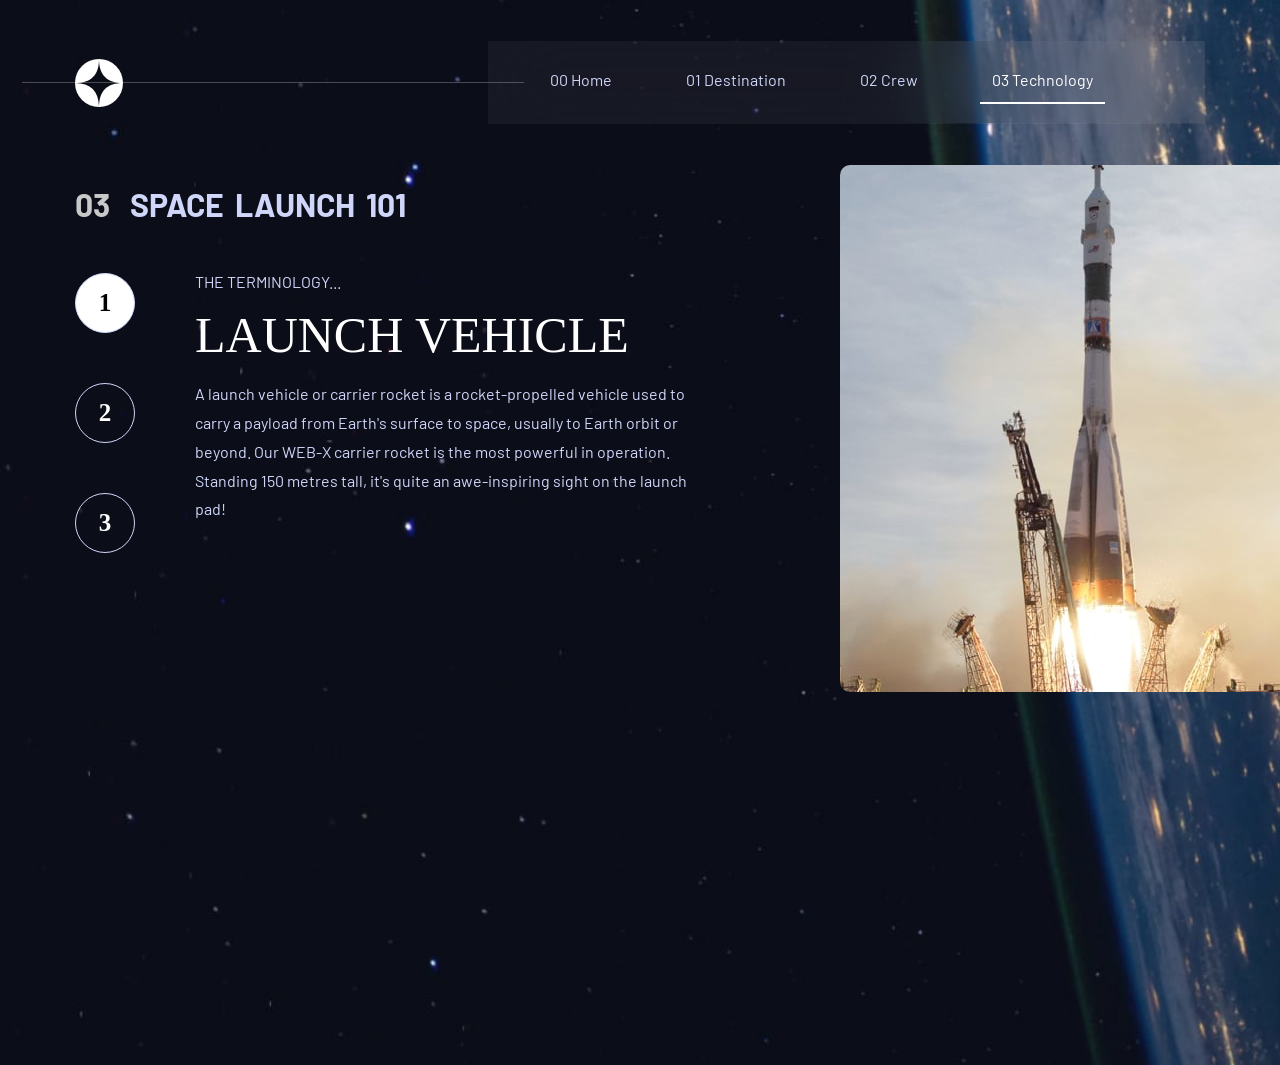
<file: technology-vehicle.html>
<!DOCTYPE html>
<html lang="en">
<head>
  <meta charset="UTF-8">
  <meta name="viewport" content="width=device-width, initial-scale=1.0">

  <link rel="icon" type="image/png" sizes="32x32" href="./assets/favicon-32x32.png">
    
  <!-- fonts file -->
    <link rel="preconnect" href="https://fonts.googleapis.com">
    <link rel="preconnect" href="https://fonts.gstatic.com" crossorigin>
    <link href="https://fonts.googleapis.com/css2?family=Barlow:ital,wght@0,100;0,200;0,300;0,400;0,500;0,600;0,700;0,800;0,900;1,100;1,200;1,300;1,400;1,500;1,600;1,700;1,800;1,900&display=swap" rel="stylesheet">
  <!-- fonts file -->

  <!-- css files -->
    <link rel="stylesheet" href="css/normalize.css">
    <link rel="stylesheet" href="css/technology.css">
    <link rel="stylesheet" href="css/all.min.css">
  <!-- css files -->  
  
  <title>Space tourism website</title>
</head>
<body>

  <header>
    <div class="container">
      <img class="logo" src="./assets/shared/logo.svg" alt="logo">
      <ul class="pages" id="pages">
        <li><a href="index.html">00 Home</a></li>
        <li><a href="destination-moon.html">01 Destination</a></li>
        <li><a href="crew-engineer.html">02 Crew</a></li>
        <li class="active"><a href="technology-vehicle.html">03 Technology</a></li>
      </ul>
      <div class="menu-toggle" id="mobile-toggle">
        <span class="open active"><img src="./assets/shared/icon-hamburger.svg" alt="icon"></span>
        <span class="close"><img src="./assets/shared/icon-close.svg" alt="icon"></span>
      </div>
    </div>
  </header>

  <main>
    <div class="container">

      <div class="first-side">
        <h1><span>03</span>Space launch 101</h1>

        <div class="content">

          <div class="first-content">
            <div class="numbers">
              <div class="active"><a href="technology-vehicle.html">1</a></div>
              <div><a href="technology-spaceport.html">2</a></div>
              <div><a href="technology-capsule.html">3</a></div>
            </div>
          </div>

          <div class="second-contet">
            <div class="terminology">The terminology...</div>
            <div class="term">Launch vehicle</div>
            <p>A launch vehicle or carrier rocket is a rocket-propelled vehicle used to carry a 
            payload from Earth's surface to space, usually to Earth orbit or beyond. Our 
            WEB-X carrier rocket is the most powerful in operation. Standing 150 metres tall, 
            it's quite an awe-inspiring sight on the launch pad!</p>
          </div>

        </div>

      </div>

      <div class="second-side">
        <img class="desctop" src="./assets/technology/image-launch-vehicle-portrait.jpg" alt="crew-member">
        <img class="mobile" src="./assets/technology/image-launch-vehicle-landscape.jpg" alt="picture of a planet">
      </div>

    </div>
  </main>

  <script src="./main.js"></script>
</body>
</html>
</file>
<file: css/main.css>
/* Start Variables */
:root {
    --main-transition-du: 0.3s;
    --main-color: #D0D6F9;
}
/* End Variables */

/* Start Global Rules */
* {
    -webkit-box-sizing: border-box;
    -moz-box-sizing: border-box;
    box-sizing: border-box;
}

html {
    scroll-behavior: smooth;
}

body {
    font-family: "Barlow", sans-serif;
    font-style: normal;
}

a {
    text-decoration: none;
    transition: var(--main-transition-du);
}

ul {
    list-style: none;
    padding: 0;
    margin: 0;
}

.container {
    width: 100%;
    padding-left: 20px;
    padding-right: 20px;
    margin-left: auto;
    margin-right: auto;
}

/* Small */
@media (min-width: 768px) {
    .container{
        width: 750px;
    }
}

/* Medium */
@media (min-width: 992px) {
    .container{
        width: 970px;
    }
}

/* Large */
@media (min-width: 1200px) {
    .container{
        width: 1170px;
    }
}

/* End Global Rules */

/* start header */

body {
    background-image: url(../assets/home/background-home-desktop.jpg);
    background-size: cover;
}

@media (max-width: 992px) {
    body {
        background-image: url(../assets/home/background-home-tablet.jpg);
        background-size: cover;
    }
}

@media (max-width: 768px) {
    body {
        background-image: url(../assets/home/background-home-mobile.jpg);
        background-size: cover;
    }
}

header .container {
    display: flex;
    justify-content: space-between;
    align-items: center;
    height: 65px;
    margin-top: 50px;
    margin-bottom: 50px;
}

header .container .pages {
    display: flex;
    padding: 20px 50px;
    background: rgba(255, 255, 255, 0.05);
    backdrop-filter: blur(40px);
    position: relative;
}

@media (max-width: 768px) {
    header .container .pages {
        display: none;
        flex-direction: column;
        width: 100%;
        z-index: 100;
        top: 150px;
        right: -10px;
    }

    header .container .pages.active {
    display: flex;
    }
}

@media (max-width: 992px) {
    header .container .pages {
        display: none;
        flex-direction: column;
        width: 100%;
        z-index: 100;
        top: 150px;
        right: -10px;
    }

    header .container .pages.active {
    display: flex;
    }
}

header .container .pages::before {
    content: "";
    position: absolute;
    left: -65%;
    top: 50%;
    transform: translateY(-50%);
    width: 70%;
    height: 1px;
    background-color: rgba(255, 255, 255, 0.25);
    z-index: 5;
}

@media (max-width: 992px) {
    header .container .pages::before {
        display: none;
    }
}

@media (max-width: 768px) {
    header .container .pages::before {
        display: none;
    }
}

header .container .pages li a {
    display: flex;
    padding: 10px 12px;
    margin-right: 50px;
    cursor: pointer;
    color: var(--main-color);
    border-bottom: 2px solid transparent;
    padding-bottom: 12px;
    transition: border-color var(--main-transition-du) ease, color var(--main-transition-du) ease;
}

@media (max-width: 768px) {
    header .container .pages li a {
        margin-bottom: 10px;
        width: 100%;
        border-bottom: 2px solid #ddd;
    }
}

@media (max-width: 992px) {
    header .container .pages li a {
        margin-bottom: 10px;
        width: 100%;
        border-bottom: 2px solid #ddd;
    }
}

header .container .pages li:hover a {
    color: white;
    border-bottom-color: white;
    /* transform: scale(1.1); */
}

header .container .pages li:last-child {
    margin-right: 0px;
}

header .container .pages li.active a {
    border-bottom: 2px solid white;
    padding-bottom: 12px;
    color: white;
}

header .container .menu-toggle {
    cursor: pointer;
    display: none;
}

@media (max-width: 768px) {
    header .container .menu-toggle {
        display: block;
    }

    header .container .menu-toggle .close {
        display: none;
    }

    header .container .menu-toggle.active .open {
        display: none;
    }

    header .container .menu-toggle.active .close {
        display: block;
    }
}

@media (max-width: 992px) {
    header .container .menu-toggle {
        display: block;
    }

    header .container .menu-toggle .close {
        display: none;
    }

    header .container .menu-toggle.active .open {
        display: none;
    }

    header .container .menu-toggle.active .close {
        display: block;
    }
}

/* end header */

/* start main */

main .container {
    display: flex;
    justify-content: space-between;
    align-items: center;
    min-height: 80vb;
}

@media (max-width: 768px) {
    main .container {
        display: flex;
        flex-direction: column;
        justify-content: space-around;
        text-align: center;
    }
}

main .container .first-side .p1 {
    color: var(--main-color);
    font-size: 30px;
    margin: 0;
    word-spacing: 10px;
    text-transform: capitalize;
}

main .container .first-side h1 {
    color: white;
    font-family: 'Bellefair', serif;
    font-size: 100px;
    text-transform: uppercase;
    letter-spacing: 15px;
    /* margin: 20px 0; */
}

main .container .first-side .p2 {
    color: var(--main-color);
    max-width: 410px;
    width: 100%;
    line-height: 2;
}

@media (max-width: 768px) {
    main .container .first-side .p2 {
        width: 95%;
        margin: 0 auto;
        word-spacing: 2px;
    }
}

main .container .exp-btn {
    display: inline-flex;
    justify-content: center;
    align-items: center;
    width: 240px;
    height: 240px;
    border-radius: 50%;
    font-size: 30px;
    font-family: 'Bellefair', serif;
    color: #3b3b3b;
    text-decoration: none;
    background-color: wheat;
    cursor: pointer;
    transition: color var(--main-transition-du) ease, background-color var(--main-transition-du) ease, transform var(--main-transition-du) ease;
}

main .container .exp-btn:hover {
    background-color: var(--main-color);
    transform: rotate(360deg);
} 

/* end main */
</file>
<file: css/crew.css>
/* Start Variables */
:root {
    --main-transition-du: 0.3s;
    --main-color: #D0D6F9;
}
/* End Variables */

/* Start Global Rules */
* {
    -webkit-box-sizing: border-box;
    -moz-box-sizing: border-box;
    box-sizing: border-box;
}

html {
    scroll-behavior: smooth;
}

body {
    font-family: "Barlow", sans-serif;
    font-style: normal;
}

a {
    text-decoration: none;
}

ul {
    list-style: none;
    padding: 0;
    margin: 0;
}

.container {
    width: 100%;
    padding-left: 20px;
    padding-right: 20px;
    margin-left: auto;
    margin-right: auto;
}

/* Small */
@media (min-width: 768px) {
    .container{
        width: 750px;
    }
}

/* Medium */
@media (min-width: 992px) {
    .container{
        width: 970px;
    }
}

/* Large */
@media (min-width: 1200px) {
    .container{
        width: 1170px;
    }
}

/* End Global Rules */

/* start header */

body {
    background-image: url(../assets/home/background-home-desktop.jpg);
    background-size: cover;
}

@media (max-width: 992px) {
    body {
        background-image: url(../assets/home/background-home-tablet.jpg);
        background-size: cover;
    }
}

@media (max-width: 768px) {
    body {
        background-image: url(../assets/home/background-home-mobile.jpg);
        background-size: cover;
    }
}

header .container {
    display: flex;
    justify-content: space-between;
    align-items: center;
    height: 65px;
    margin-top: 50px;
    margin-bottom: 50px;
}

header .container .pages {
    display: flex;
    padding: 20px 50px;
    background: rgba(255, 255, 255, 0.05);
    backdrop-filter: blur(40px);
    position: relative;
}

@media (max-width: 768px) {
    header .container .pages {
        display: none;
        flex-direction: column;
        width: 100%;
        z-index: 100;
        top: 150px;
        right: -10px;
    }

    header .container .pages.active {
    display: flex;
    }
}

@media (max-width: 992px) {
    header .container .pages {
        display: none;
        flex-direction: column;
        width: 100%;
        z-index: 100;
        top: 150px;
        right: -10px;
    }

    header .container .pages.active {
    display: flex;
    }
}

header .container .pages::before {
    content: "";
    position: absolute;
    left: -65%;
    top: 50%;
    transform: translateY(-50%);
    width: 70%;
    height: 1px;
    background-color: rgba(255, 255, 255, 0.25);
    z-index: 5;
}

@media (max-width: 992px) {
    header .container .pages::before {
        display: none;
    }
}

@media (max-width: 768px) {
    header .container .pages::before {
        display: none;
    }
}

header .container .pages li a {
    display: flex;
    padding: 10px 12px;
    margin-right: 50px;
    cursor: pointer;
    color: var(--main-color);
    border-bottom: 2px solid transparent;
    padding-bottom: 12px;
    transition: border-color var(--main-transition-du) ease, color var(--main-transition-du) ease;
}

@media (max-width: 768px) {
    header .container .pages li a {
        margin-bottom: 10px;
        width: 100%;
        border-bottom: 2px solid #ddd;
    }
}

@media (max-width: 992px) {
    header .container .pages li a {
        margin-bottom: 10px;
        width: 100%;
        border-bottom: 2px solid #ddd;
    }
}

header .container .pages li:hover a {
    color: white;
    border-bottom-color: white;
    /* transform: scale(1.1); */
}

header .container .pages li:last-child {
    margin-right: 0px;
}

header .container .pages li.active a {
    border-bottom: 2px solid white;
    padding-bottom: 12px;
    color: white;
}

header .container .menu-toggle {
    cursor: pointer;
    display: none;
}

@media (max-width: 768px) {
    header .container .menu-toggle {
        display: block;
    }

    header .container .menu-toggle .close {
        display: none;
    }

    header .container .menu-toggle.active .open {
        display: none;
    }

    header .container .menu-toggle.active .close {
        display: block;
    }
}

@media (max-width: 992px) {
    header .container .menu-toggle {
        display: block;
    }

    header .container .menu-toggle .close {
        display: none;
    }

    header .container .menu-toggle.active .open {
        display: none;
    }

    header .container .menu-toggle.active .close {
        display: block;
    }
}

/* end header */

/*  start content */

main .container {
    display: flex;
    justify-content: space-between;
}

@media (max-width: 992px) {
    main .container {
        display: flex;
        flex-direction: column-reverse;
        text-align: center;
    }
}

main .container .first-side {
    position: relative;
}

@media (max-width: 992px) {
    main .container .first-side {
        margin-bottom: 100px;
    }
}

main .container .first-side h1 {
    color: var(--main-color);
    text-transform: uppercase;
    word-spacing: 5px;
    margin-bottom: 100px;
}

main .container .first-side h1 span {
    color: #dfdfdfe3;
    margin-right: 20px;
}

main .container .first-side .role {
    font-family: "", serif;
    font-size: 30px;
    text-transform: uppercase;
    color: var(--main-color);
    margin-bottom: 30px;
}

main .container .first-side .name {
    font-family: "", serif;
    font-size: 50px;
    color: white;
    text-transform: uppercase;
    margin-bottom: 30px;
}

main .container .first-side p {
    color: var(--main-color);
    max-width: 410px;
    width: 100%;
    line-height: 1.8;
}

@media (max-width: 992px) {
    main .container .first-side p {
        max-width: 800px;
        width: 90%;
        margin: 0 auto 80px;
        
    }
}

main .container .first-side .dots {
    display: flex;
    cursor: pointer;
    position: absolute;
    bottom: 100px;
}

@media (max-width: 992px) {
    main .container .first-side .dots {
        bottom: 0;
        left: 50%;
        transform: translate(-50%, -50%);
    }
}

main .container .first-side .dots a {
    width: 20px;
    height: 20px;
    border-radius: 50%;
    background-color: #c9c9c94b;
    margin-right: 15px;
    transition: background-color var(--main-transition-du) ease;
}

main .container .first-side .dots a:hover {
    background-color: white;
}

main .container .first-side .dots a:last-child {
    margin-right: 0;
}

main .container .first-side .dots a.active {
    background-color: white;
}

@media (max-width: 992px) {
    main .container .second-side {
        align-self: center;
    }
    main .container .second-side img {
        box-shadow: 10px 5px 5px #b1b1b160;
        border-radius: 8px;
        margin-bottom: 20px;
    }
}

main .container .second-side .mobile {
    display: none;
}

@media (max-width: 992px) {
    main .container .second-side .desctop {
    display: none;
    }

    main .container .second-side .mobile {
    display: block;
    }
}

/*  end content */
</file>
<file: css/destination.css>
/* Start Variables */
:root {
    --main-transition-du: 0.3s;
    --main-color: #D0D6F9;
}
/* End Variables */

/* Start Global Rules */
* {
    -webkit-box-sizing: border-box;
    -moz-box-sizing: border-box;
    box-sizing: border-box;
}

html {
    scroll-behavior: smooth;
}

body {
    font-family: "Barlow", sans-serif;
    font-style: normal;
}

a {
    text-decoration: none;
}

ul {
    list-style: none;
    padding: 0;
    margin: 0;
}

.container {
    width: 100%;
    padding-left: 20px;
    padding-right: 20px;
    margin-left: auto;
    margin-right: auto;
}

/* Small */
@media (min-width: 768px) {
    .container{
        width: 750px;
    }
}

/* Medium */
@media (min-width: 992px) {
    .container{
        width: 970px;
    }
}

/* Large */
@media (min-width: 1200px) {
    .container{
        width: 1170px;
    }
}

/* End Global Rules */

/* start header */

body {
    background-image: url(../assets/home/background-home-desktop.jpg);
    background-size: cover;
}

@media (max-width: 992px) {
    body {
        background-image: url(../assets/home/background-home-tablet.jpg);
        background-size: cover;
    }
}

@media (max-width: 768px) {
    body {
        background-image: url(../assets/home/background-home-mobile.jpg);
        background-size: cover;
    }
}

header .container {
    display: flex;
    justify-content: space-between;
    align-items: center;
    height: 65px;
    margin-top: 50px;
    margin-bottom: 50px;
}

header .container .pages {
    display: flex;
    padding: 20px 50px;
    background: rgba(255, 255, 255, 0.05);
    backdrop-filter: blur(40px);
    position: relative;
}

@media (max-width: 768px) {
    header .container .pages {
        display: none;
        flex-direction: column;
        width: 100%;
        z-index: 100;
        top: 150px;
        right: -10px;
    }

    header .container .pages.active {
    display: flex;
    }
}

@media (max-width: 992px) {
    header .container .pages {
        display: none;
        flex-direction: column;
        width: 100%;
        z-index: 100;
        top: 150px;
        right: -10px;
    }

    header .container .pages.active {
    display: flex;
    }
}

header .container .pages::before {
    content: "";
    position: absolute;
    left: -65%;
    top: 50%;
    transform: translateY(-50%);
    width: 70%;
    height: 1px;
    background-color: rgba(255, 255, 255, 0.25);
    z-index: 5;
}

@media (max-width: 992px) {
    header .container .pages::before {
        display: none;
    }
}

@media (max-width: 768px) {
    header .container .pages::before {
        display: none;
    }
}

header .container .pages li a {
    display: flex;
    padding: 10px 12px;
    margin-right: 50px;
    cursor: pointer;
    color: var(--main-color);
    border-bottom: 2px solid transparent;
    padding-bottom: 12px;
    transition: border-color var(--main-transition-du) ease, color var(--main-transition-du) ease;
}

@media (max-width: 768px) {
    header .container .pages li a {
        margin-bottom: 10px;
        width: 100%;
        border-bottom: 2px solid #ddd;
    }
}

@media (max-width: 992px) {
    header .container .pages li a {
        margin-bottom: 10px;
        width: 100%;
        border-bottom: 2px solid #ddd;
    }
}

header .container .pages li:hover a {
    color: white;
    border-bottom-color: white;
    /* transform: scale(1.1); */
}

header .container .pages li:last-child {
    margin-right: 0px;
}

header .container .pages li.active a {
    border-bottom: 2px solid white;
    padding-bottom: 12px;
    color: white;
}

header .container .menu-toggle {
    cursor: pointer;
    display: none;
}

@media (max-width: 768px) {
    header .container .menu-toggle {
        display: block;
    }

    header .container .menu-toggle .close {
        display: none;
    }

    header .container .menu-toggle.active .open {
        display: none;
    }

    header .container .menu-toggle.active .close {
        display: block;
    }
}

@media (max-width: 992px) {
    header .container .menu-toggle {
        display: block;
    }

    header .container .menu-toggle .close {
        display: none;
    }

    header .container .menu-toggle.active .open {
        display: none;
    }

    header .container .menu-toggle.active .close {
        display: block;
    }
}

/* end header */

/* start content */

main .container {
    display: flex;
    justify-content: space-between;
    min-height: 120vb;
}

@media (max-width: 992px) {
    main .container {
        display: flex;
        flex-direction: column;
        justify-content: space-between;
        align-items: center;
    }
}

@media (max-width: 768px) {
    main .container {
        display: flex;
        flex-direction: column;
        justify-content: space-between;
    }
}

@media (max-width: 992px) {
    main .container .first-side {
        text-align: center;
    }
}

main .container .first-side h1 {
    color: var(--main-color);
    text-transform: uppercase;
    word-spacing: 5px;
    margin-bottom: 100px;
}

main .container .first-side h1 span {
    color: #dfdfdfe3;
    margin-right: 20px;
}

main .container .first-side .mobile {
    display: none;
}

@media (max-width: 992px) {
    main .container .first-side .desctop {
        display: none;
    }

    main .container .first-side .mobile {
        display: block;
    }
}

main .container .second-side {
    position: relative;
    margin-top: 100px;
}

@media (max-width: 992px) {
    main .container .second-side {
        text-align: center;
    }
}

main .container .second-side .planets {
    display: flex;
    color: var(--main-color);
    padding: 10px 12px;
    cursor: pointer;
    border-bottom: 2px solid transparent;
    padding-bottom: 12px;
}

@media (max-width: 992px) {
    main .container .second-side .planets {
        display: flex;
        justify-content: space-between;
        text-align: center;
        background-color: #ffffff00;
        border-radius: 8px;
        box-shadow: 2px 2px 5px #dddddd13;
    }
}

main .container .second-side .planets li {
    padding: 10px 10px;
    margin-right: 50px;
    text-transform: uppercase;
    cursor: pointer;    
    border-bottom: 2px solid transparent;
    padding-bottom: 12px;
    transition: border-color var(--main-transition-du) ease;
}

main .container .second-side .planets li a {
    color: var(--main-color);
    transition: color var(--main-transition-du) ease;
}

@media (max-width: 992px) {
    main .container .second-side .planets li a {
        margin-right: 0px;
    }
}

main .container .second-side .planets li a:first-child {
    padding: 10px 0;
}

main .container .second-side .planets li:hover {
    border-bottom-color: white;
}

main .container .second-side .planets li a:hover {
    color: white;
}

main .container .second-side .planets li a.active {
    border-bottom: 2px solid white;
    padding-bottom: 12px;
    color: white;
}

main .container .second-side h1 {
    font-family: "", serif;
    color: white;
    font-size: 150px;
    text-transform: uppercase;
    margin: 0;
}

main .container .second-side p {
    color: var(--main-color);
    max-width: 550px;
    width: 100%;
    line-height: 1.8;
    margin-bottom: 80px;
}

@media (max-width: 992px) {
    main .container .second-side p {
        width: 100%;
        text-align: center;
    }
}

main .container .second-side .info {
    border-top: 1px solid #ffffff56;
    display: flex;
    padding-top: 10px;
}

@media (max-width: 992px) {
    main .container .second-side .info {
        margin-bottom: 100px;
    }
}

main .container .second-side .info > div:first-child {
    margin-right: 130px;
}

main .container .second-side .info h4 {
    color: var(--main-color);
    font-size: 12px;
    text-transform: uppercase;
}

main .container .second-side .info span {
    color: white;
    font-size: 40px;
    text-transform: uppercase;
}

@media (prefers-reduced-motion: reduce) {
  * {
    transition: none;
    animation: none;
  }
}

/* end content */
</file>
<file: css/technology.css>
/* Start Variables */
:root {
    --main-transition-du: 0.3s;
    --main-color: #D0D6F9;
}
/* End Variables */

/* Start Global Rules */
* {
    -webkit-box-sizing: border-box;
    -moz-box-sizing: border-box;
    box-sizing: border-box;
}

html {
    scroll-behavior: smooth;
}

body {
    font-family: "Barlow", sans-serif;
    font-style: normal;
}

a {
    text-decoration: none;
}

ul {
    list-style: none;
    padding: 0;
    margin: 0;
}

.container {
    width: 100%;
    padding-left: 20px;
    padding-right: 20px;
    margin-left: auto;
    margin-right: auto;
}

/* Small */
@media (min-width: 768px) {
    .container{
        width: 750px;
    }
}

/* Medium */
@media (min-width: 992px) {
    .container{
        width: 970px;
    }
}

/* Large */
@media (min-width: 1200px) {
    .container{
        width: 1170px;
    }
}

/* End Global Rules */

/* start header */

body {
    background-image: url(../assets/home/background-home-desktop.jpg);
    background-size: cover;
}

@media (max-width: 992px) {
    body {
        background-image: url(../assets/home/background-home-tablet.jpg);
        background-size: cover;
    }
}

@media (max-width: 768px) {
    body {
        background-image: url(../assets/home/background-home-mobile.jpg);
        background-size: cover;
    }
}

header .container {
    display: flex;
    justify-content: space-between;
    align-items: center;
    height: 65px;
    margin-top: 50px;
    margin-bottom: 50px;
}

header .container .pages {
    display: flex;
    padding: 20px 50px;
    background: rgba(255, 255, 255, 0.05);
    backdrop-filter: blur(40px);
    position: relative;
}

@media (max-width: 768px) {
    header .container .pages {
        display: none;
        flex-direction: column;
        width: 100%;
        z-index: 100;
        top: 150px;
        right: -10px;
    }

    header .container .pages.active {
    display: flex;
    }
}

@media (max-width: 992px) {
    header .container .pages {
        display: none;
        flex-direction: column;
        width: 100%;
        z-index: 100;
        top: 150px;
        right: -10px;
    }

    header .container .pages.active {
    display: flex;
    }
}

header .container .pages::before {
    content: "";
    position: absolute;
    left: -65%;
    top: 50%;
    transform: translateY(-50%);
    width: 70%;
    height: 1px;
    background-color: rgba(255, 255, 255, 0.25);
    z-index: 5;
}

@media (max-width: 992px) {
    header .container .pages::before {
        display: none;
    }
}

@media (max-width: 768px) {
    header .container .pages::before {
        display: none;
    }
}

header .container .pages li a {
    display: flex;
    padding: 10px 12px;
    margin-right: 50px;
    cursor: pointer;
    color: var(--main-color);
    border-bottom: 2px solid transparent;
    padding-bottom: 12px;
    transition: border-color var(--main-transition-du) ease, color var(--main-transition-du) ease;
}

@media (max-width: 768px) {
    header .container .pages li a {
        margin-bottom: 10px;
        width: 100%;
        border-bottom: 2px solid #ddd;
    }
}

@media (max-width: 992px) {
    header .container .pages li a {
        margin-bottom: 10px;
        width: 100%;
        border-bottom: 2px solid #ddd;
    }
}

header .container .pages li:hover a {
    color: white;
    border-bottom-color: white;
    /* transform: scale(1.1); */
}

header .container .pages li:last-child {
    margin-right: 0px;
}

header .container .pages li.active a {
    border-bottom: 2px solid white;
    padding-bottom: 12px;
    color: white;
}

header .container .menu-toggle {
    cursor: pointer;
    display: none;
}

@media (max-width: 768px) {
    header .container .menu-toggle {
        display: block;
    }

    header .container .menu-toggle .close {
        display: none;
    }

    header .container .menu-toggle.active .open {
        display: none;
    }

    header .container .menu-toggle.active .close {
        display: block;
    }
}

@media (max-width: 992px) {
    header .container .menu-toggle {
        display: block;
    }

    header .container .menu-toggle .close {
        display: none;
    }

    header .container .menu-toggle.active .open {
        display: none;
    }

    header .container .menu-toggle.active .close {
        display: block;
    }
}

/* end header */

/* start content */

body {
    overflow-x: hidden;
}

main .container {
    display: flex;
    justify-content: space-between;
    min-height: 100vb;
}

@media (max-width: 992px) {
    main .container {
        display: flex;
        flex-direction: column-reverse;
        text-align: center;
    }
}

@media (max-width: 768px) {
    main .container {
        min-height: 85vb;
    }
}

main .container .first-side h1 {
    color: var(--main-color);
    text-transform: uppercase;
    word-spacing: 5px;
    margin-bottom: 50px;
}

@media (max-width: 992px)  {
    main .container .first-side {
        margin-bottom: 100px;
    }
}

@media (max-width: 768px) {
    main .container .first-side {
        margin-bottom: 100px;
    }
}

main .container .first-side h1 span {
    color: #dfdfdfe3;
    margin-right: 20px;
} 

main .container .first-side .content {
    display: flex;
    justify-content: space-between;
}

main .container .first-side .content .first-content .numbers {
    display: flex;
    flex-direction: column;
}

main .container .first-side .content .first-content .numbers > div {
    font-family: "", serif;
    width: 60px;
    height: 60px;
    text-align: center;
    align-content: center;
    color: white;
    font-weight: bold;
    font-size: 25px;
    border-radius: 50%;
    background-color: transparent;
    cursor: pointer;
    margin-bottom: 50px;
    border: 1px solid var(--main-color);
    transition: background-color var(--main-transition-du) ease;
}

main .container .first-side .content .first-content .numbers > div a {
    color: white;
    font-weight: bold;
    font-size: 25px;
    transition: color var(--main-transition-du) ease;
    display: flex;
    justify-content: center;
    align-items: center;
    width: 100%;
    height: 100%;
    border-radius: 50%;
}

main .container .first-side .content .first-content .numbers > div:last-child {
    margin-bottom: 0;
}

main .container .first-side .content .first-content .numbers > div:hover {
    color: black;
    background-color: white;
}

main .container .first-side .content .first-content .numbers > div:hover a {
    color: black;
}

main .container .first-side .content .first-content .numbers > div.active {
    background-color: white;
}

main .container .first-side .content .first-content .numbers > div.active a {
    color: black;
}

main .container .first-side .content .second-contet {
    margin-left: 60px;
}

main .container .first-side .content .second-contet .terminology {
    text-transform: uppercase;
    color: var(--main-color);
    margin-bottom: 15px;
}

main .container .first-side .content .second-contet .term {
    font-family: "", serif;
    color: white;
    font-size: 50px;
    text-transform: uppercase;
}

main .container .first-side .content .second-contet p {
    color: var(--main-color);
    max-width: 500px;
    width: 100%;
    line-height: 1.8; 
}

main .container .second-side img {
    border-radius: 10px;
    position: relative;
    right: -150px;
}

@media (max-width: 992px) {
    main .container .second-side img {
        position: static; 
        max-width: 100%;
        height: auto;
        margin: 20px auto 0;
        display: block;
    }
}

@media (max-width: 768px) {
    main .container .second-side img {
        position: static;
        max-width: 100%;
        margin: 50px auto;
    }
}

main .container .second-side .mobile {
    display: none;
}

@media (max-width: 992px) {
    main .container .second-side .desctop {
    display: none;
    }

    main .container .second-side .mobile {
    display: block;
    }
}

/* end content */
</file>
